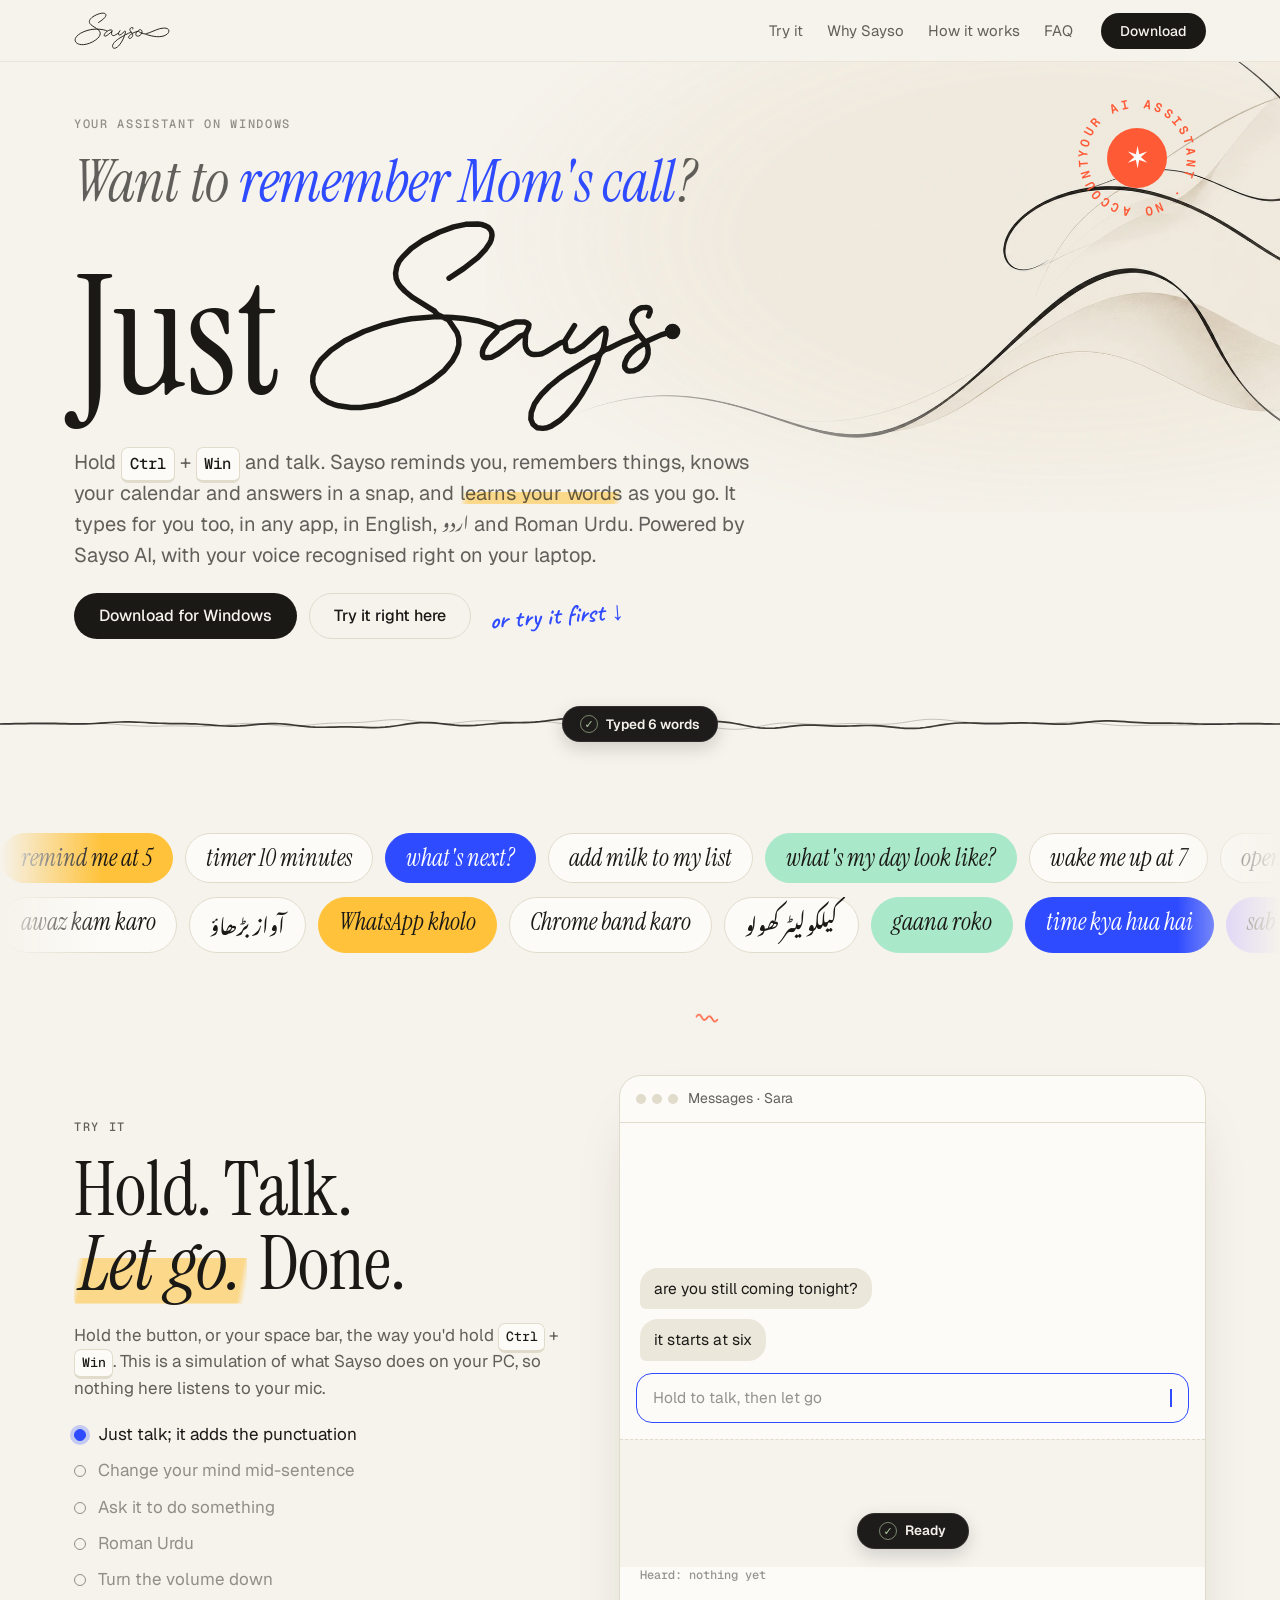
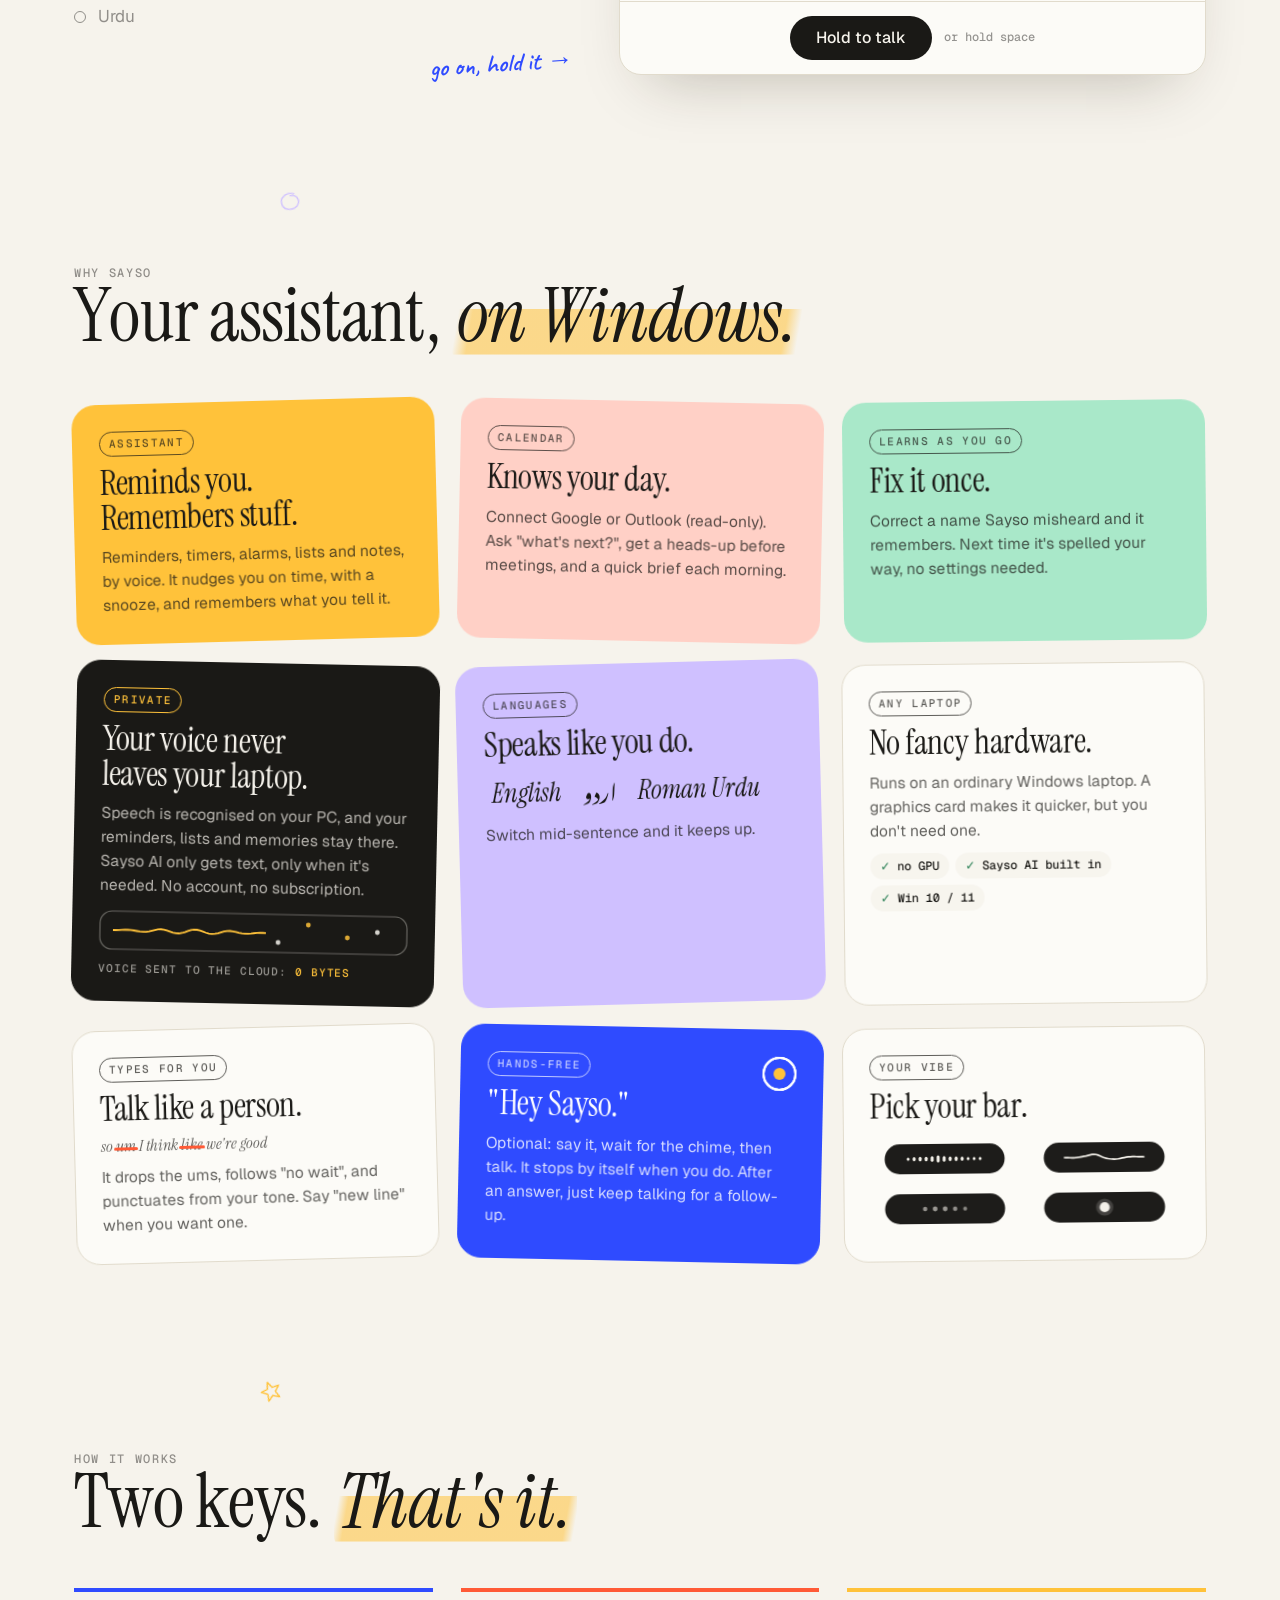
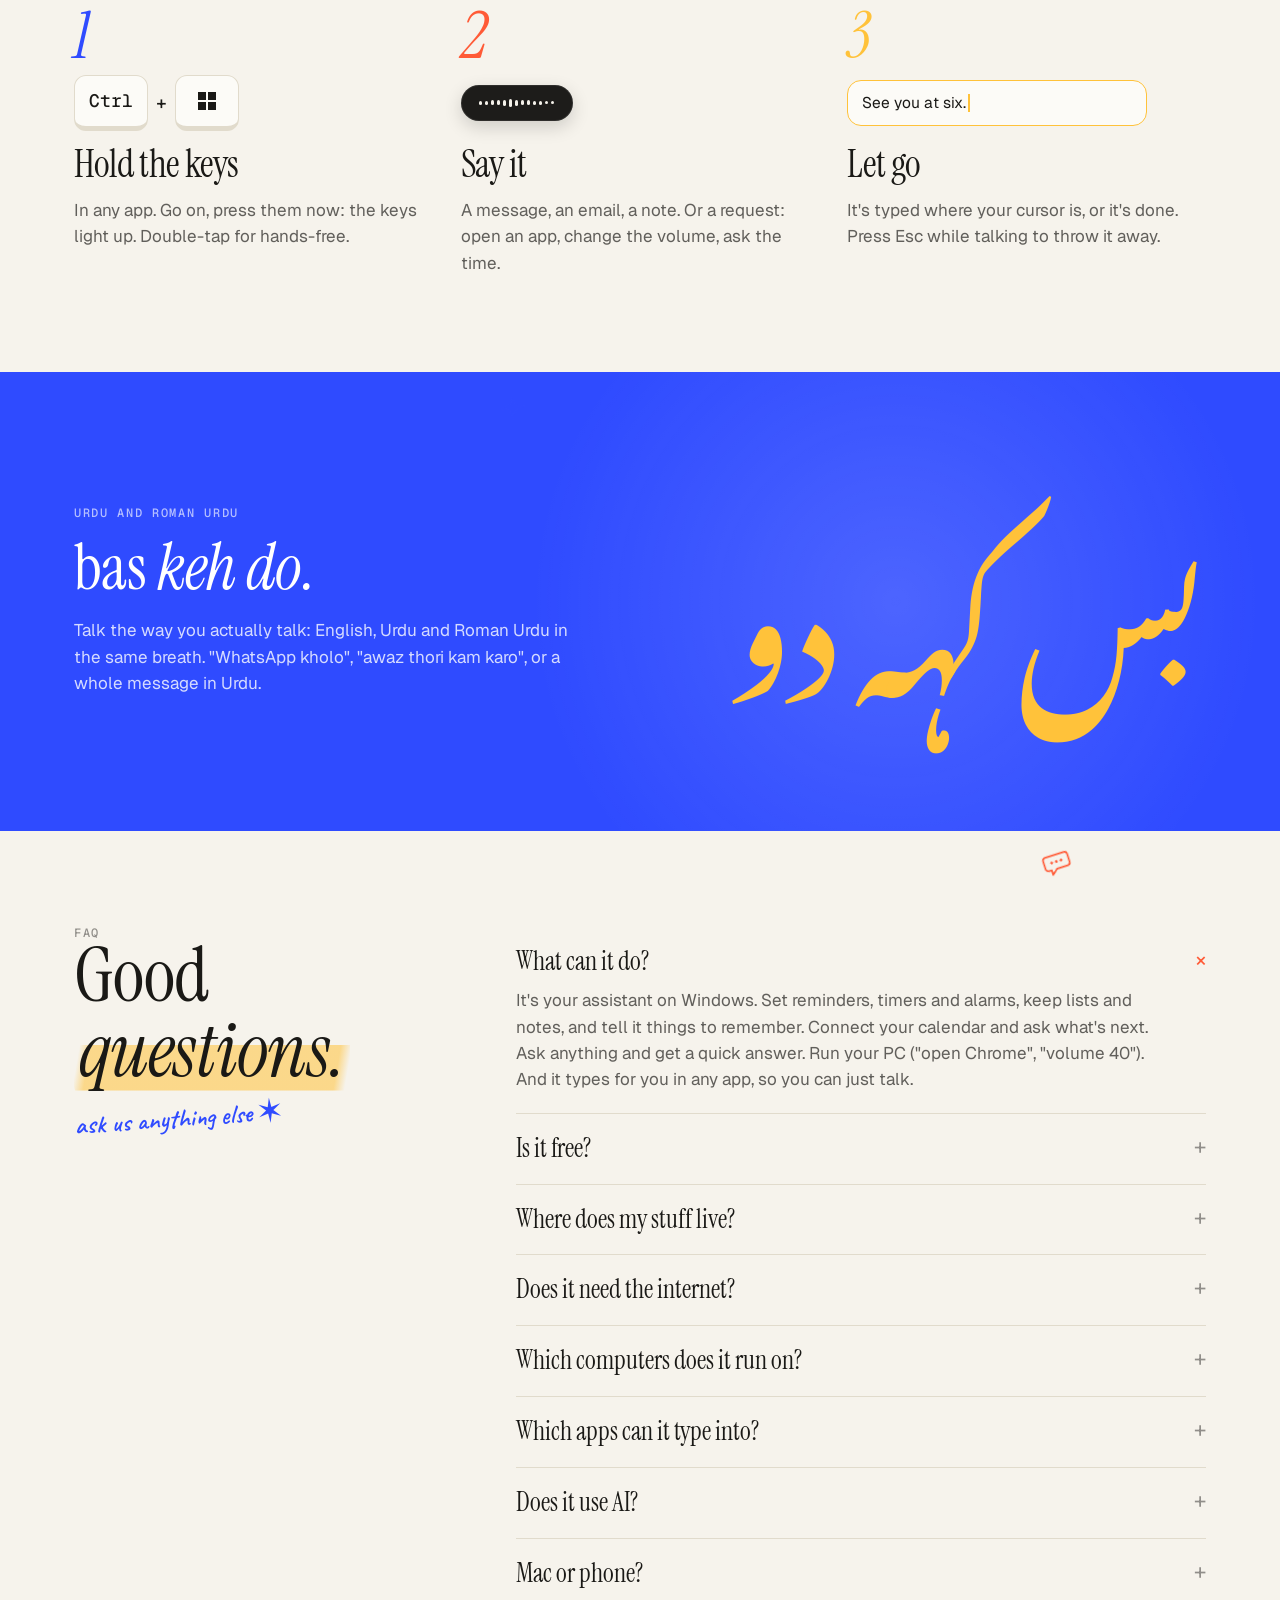
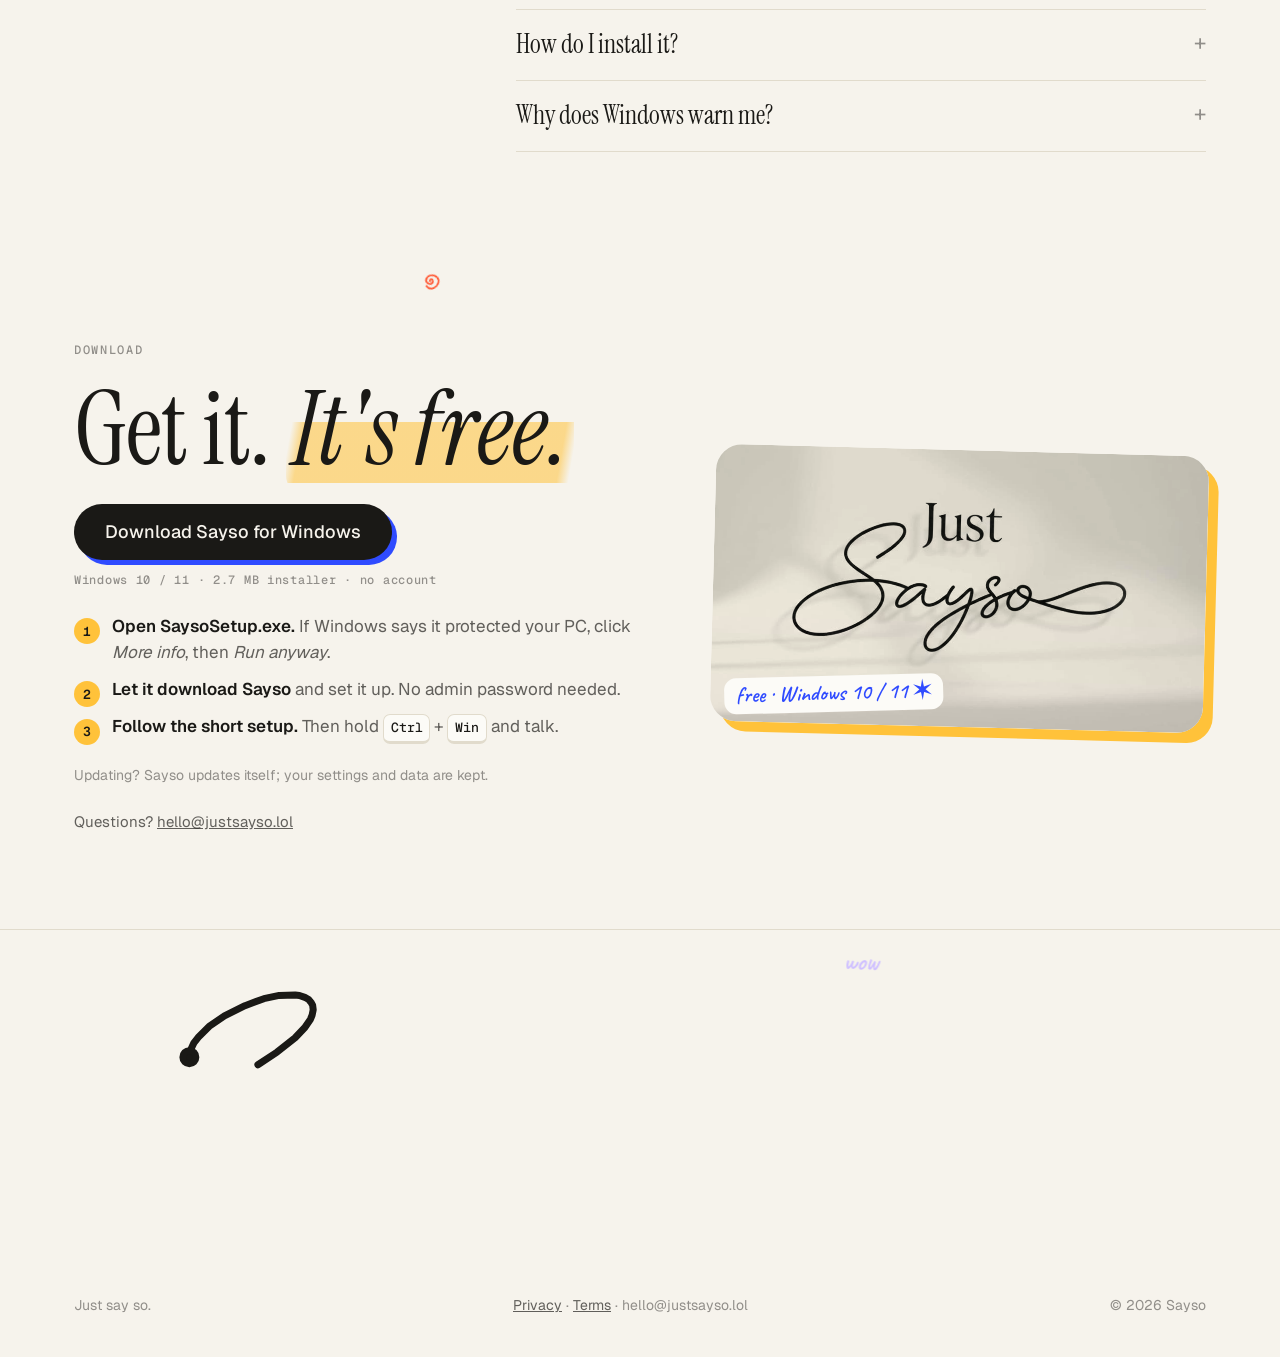
<file: index.html>
<!doctype html>
<html lang="en">
<head>
<meta charset="utf-8">
<meta name="viewport" content="width=device-width, initial-scale=1, viewport-fit=cover">
<meta name="description" content="Sayso: your free AI assistant for Windows. Talk, and it reminds you, knows your calendar, answers and types for you, in English, Urdu and Roman Urdu.">
<meta property="og:title" content="Sayso: just say so">
<meta property="og:description" content="Talk instead of typing, anywhere on your PC.">
<meta property="og:image" content="https://justsayso.lol/assets/icon-512.png">
<link rel="icon" type="image/png" sizes="32x32" href="assets/favicon-32.png">
<link rel="apple-touch-icon" href="assets/apple-touch-icon.png">
<title>Sayso</title>
<meta name="claude:viewport-fit-sides" content="cover">
<link rel="preconnect" href="https://fonts.googleapis.com">
<link rel="preconnect" href="https://fonts.gstatic.com" crossorigin>
<link rel="stylesheet" href="https://fonts.googleapis.com/css2?family=Instrument+Serif:ital@0;1&family=Geist:wght@400;500;600&family=Geist+Mono:wght@500&family=Noto+Nastaliq+Urdu:wght@500&family=Caveat:wght@500;600&display=swap">
<style>
/* Layout: one left-aligned editorial column; a full-bleed hero with a live voice line; marquees break the grid. */
:root {
  --paper: #F6F3EC;
  --ink: #1A1916;
  --ink-2: rgba(26, 25, 22, .68);
  --ink-3: rgba(26, 25, 22, .46);
  --sand: #ECE7DB;
  --line: #E1DBCC;
  --card: #FCFBF7;
  --pill: #1D1C1A;
  --pill-ink: #F4F1EA;
  --ok: #B7CEA4;
  --marigold: #FFC23A;               /* the highlighter */
  --hl: rgba(255, 194, 58, .55);
  --cobalt: #2F4BFF;                 /* the pen: notes, doodles, your messages */
  --tomato: #FF5A36;                 /* stamps and the odd shout */
  --lilac: #CFC0FF;
  --mint: #A9E8C9;
  --blush: #FFD0C6;
  --on-pop: #FFFFFF;                 /* text on cobalt / tomato */
  --on-pastel: #1A1916;              /* text on marigold / lilac / mint / blush, in both themes */
  --banner-filter: none;
  --banner-blend: multiply;          /* the banner's paper disappears into the page; only its ink lines stay */
  --display: "Instrument Serif", "Sitka Display", Georgia, serif;
  --body: "Geist", "Segoe UI Variable Text", "Segoe UI", system-ui, sans-serif;
  --mono: "Geist Mono", ui-monospace, Consolas, monospace;
  --urdu: "Noto Nastaliq Urdu", "Segoe UI", serif;
  --hand: "Caveat", "Segoe Print", cursive;
  --wrap: 1180px;
}
/* One look, on purpose: light paper in every theme. */
:root, :root[data-theme="dark"] { color-scheme: light; }

* { box-sizing: border-box; }
html { scroll-behavior: smooth; }
body {
  margin: 0; background: var(--paper); color: var(--ink);
  font: 400 17px/1.55 var(--body); -webkit-font-smoothing: antialiased; overflow-x: hidden;
}
.wrap {
  max-width: var(--wrap); margin-inline: auto;
  padding-left: max(24px, env(safe-area-inset-left, 0px)); padding-right: max(24px, env(safe-area-inset-right, 0px));
}
h1, h2, h3 { font-family: var(--display); font-weight: 400; letter-spacing: -.01em; text-wrap: balance; margin: 0; }
h2 { font-size: clamp(40px, 6vw, 76px); line-height: .98; }
em { font-style: italic; }
p { margin: 0; }
a { color: inherit; }
.eyebrow { font: 500 12px/1 var(--mono); letter-spacing: .14em; text-transform: uppercase; color: var(--ink-3); }
::selection { background: var(--marigold); color: var(--on-pastel); }
.hl {
  background: linear-gradient(100deg, transparent 2%, var(--hl) 6%, var(--hl) 94%, transparent 98%) no-repeat 0 82% / 100% 46%;
  animation: marker .9s .6s cubic-bezier(.6, 0, .2, 1) backwards;   /* drawn in, but there at rest */ padding-inline: .06em; border-radius: .2em;
}
@keyframes marker { from { background-size: 0% 46%; } }
.note-hand { font: 600 26px/1 var(--hand); color: var(--cobalt); transform: rotate(-4deg); display: inline-block; }
.signature { display: block; width: 100%; height: auto; overflow: visible; }
.signature .nib { fill: currentColor; opacity: 0; }
kbd {
  font: 500 .78em/1 var(--mono); padding: .32em .5em .38em; border-radius: 7px; background: var(--card);
  border: 1px solid var(--line); border-bottom-width: 3px; color: var(--ink); white-space: nowrap;
}

/* Buttons */
.btn {
  display: inline-flex; align-items: center; gap: .5em; padding: 14px 24px; border-radius: 999px;
  font: 500 16px/1 var(--body); text-decoration: none; border: 1px solid transparent; cursor: pointer;
  transition: transform .2s cubic-bezier(.2, .8, .2, 1.4), background .2s, border-color .2s;
}
.btn:hover { transform: translate(-2px, -2px) rotate(-1deg); box-shadow: 4px 4px 0 var(--marigold); }
.btn:active { transform: translateY(1px) scale(.98); }
.btn-ink { background: var(--ink); color: var(--paper); }
.btn-ghost { border-color: var(--line); color: var(--ink); background: transparent; }
.btn-ghost:hover { border-color: var(--ink-3); }
:focus-visible { outline: 2px solid var(--ink); outline-offset: 3px; border-radius: 8px; }

/* Nav */
.nav {
  position: sticky; top: env(safe-area-inset-top, 0px); z-index: 20;
  background: color-mix(in srgb, var(--paper) 82%, transparent); backdrop-filter: blur(12px);
  border-bottom: 1px solid color-mix(in srgb, var(--line) 60%, transparent);
}
body::before { content: ""; position: fixed; inset: 0 0 auto; height: env(safe-area-inset-top, 0px); z-index: 21; background: var(--paper); }
.nav .wrap { display: flex; align-items: center; gap: 28px; padding-block: 12px; }
.brand { width: 96px; color: var(--ink); display: block; }
.nav nav { display: flex; gap: 24px; margin-left: auto; font-size: 15px; }
.nav nav a { text-decoration: none; color: var(--ink-2); }
.nav nav a:hover { color: var(--ink); }
.nav .btn { padding: 10px 18px; font-size: 14px; }

/* Hero */
.hero { position: relative; overflow: hidden; padding-block: 56px 0; }
.hero-banner {
  position: absolute; right: -6%; top: -40px; width: 68%; max-width: none; pointer-events: none; opacity: .95;
  filter: var(--banner-filter); mix-blend-mode: var(--banner-blend);
  -webkit-mask-image: radial-gradient(ellipse 70% 62% at 66% 44%, #000 52%, transparent 100%);
  mask-image: radial-gradient(ellipse 70% 62% at 66% 44%, #000 52%, transparent 100%);
  transform: translate3d(calc(var(--mx, 0) * -14px), calc(var(--my, 0) * -10px), 0);
  transition: transform .4s ease-out;
}
.hero-inner { position: relative; display: grid; gap: 22px; }
.hero-title { display: grid; gap: 4px; }
.want { font-size: clamp(30px, 4.6vw, 58px); line-height: 1.05; font-style: italic; color: var(--ink-2); display: block; }
.rotor { position: relative; display: inline-grid; color: var(--ink); vertical-align: bottom; }
.rotor span[data-c="cobalt"] { color: var(--cobalt); }
.rotor span[data-c="tomato"] { color: var(--tomato); }
.rotor span[data-c="marigold"] { background: linear-gradient(transparent 58%, var(--hl) 58%, var(--hl) 92%, transparent 92%); }
.rotor span { grid-area: 1 / 1; white-space: nowrap; transition: transform .45s cubic-bezier(.2, .8, .2, 1), opacity .35s, filter .35s; }
.rotor span.out { transform: translateY(-.55em); opacity: 0; filter: blur(6px); }
.rotor span.in { transform: translateY(.55em); opacity: 0; filter: blur(6px); }
.just-line { display: flex; align-items: flex-end; gap: clamp(10px, 2vw, 26px); font-size: clamp(76px, 13vw, 168px); line-height: .9; }
.just-line .just { transform: translateY(-.08em); }
.just-line .sig { width: clamp(200px, 44vw, 560px); margin-bottom: -.06em; cursor: pointer; }
.stamp {
  position: absolute; right: max(24px, 6vw); top: 30px; width: 132px; height: 132px; color: var(--tomato);
  animation: spin 22s linear infinite; z-index: 1;
}
.stamp text { font: 600 12.5px/1 var(--mono); letter-spacing: .2em; fill: currentColor; text-transform: uppercase; }
.stamp .core { fill: var(--tomato); }
.stamp .core-ink { fill: var(--on-pop); font: 400 30px/1 var(--display); letter-spacing: 0; text-transform: none; }
@keyframes spin { to { transform: rotate(360deg); } }
.cta-row .note-hand { margin-left: 6px; }
.lede { max-width: 34em; font-size: clamp(17px, 1.6vw, 20px); color: var(--ink-2); }
.lede .ur { font-family: var(--urdu); font-size: .92em; line-height: 1; }
.cta-row { display: flex; flex-wrap: wrap; gap: 12px; align-items: center; }
.cta-meta { font: 500 12px/1.4 var(--mono); color: var(--ink-3); letter-spacing: .06em; }

.voice { position: relative; height: 150px; margin-top: 10px; }
.voice canvas { position: absolute; inset: 0; width: 100%; height: 100%; }
.pill {
  position: absolute; left: 50%; top: 50%; transform: translate(-50%, -50%); height: 36px; min-width: 112px;
  padding: 0 18px; border-radius: 999px; background: var(--pill); color: var(--pill-ink);
  display: flex; align-items: center; justify-content: center; gap: 10px;
  box-shadow: 0 6px 18px rgba(0, 0, 0, .16), inset 0 0 0 1px rgba(255, 255, 255, .08);
  transition: width .35s cubic-bezier(.2, .9, .3, 1.2), min-width .35s cubic-bezier(.2, .9, .3, 1.2);
  font: 600 13.5px/1 var(--body); white-space: nowrap;
}
.bars { display: flex; align-items: center; gap: 3px; height: 22px; }
.bars i { width: 3px; height: 3px; border-radius: 2px; background: currentColor; display: block; }
.pill .chip { display: none; align-items: center; gap: 8px; }
.pill.result .bars { display: none; }
.pill.result .chip { display: flex; }
.tick { width: 18px; height: 18px; border-radius: 50%; border: 1px solid color-mix(in srgb, var(--ok) 60%, transparent); display: grid; place-items: center; color: var(--ok); font-size: 11px; }

/* Things you can say */
.say { padding-block: 34px 26px; display: grid; gap: 14px; overflow: hidden; }
.marquee { display: flex; overflow: hidden; -webkit-mask-image: linear-gradient(90deg, transparent, #000 8%, #000 92%, transparent); mask-image: linear-gradient(90deg, transparent, #000 8%, #000 92%, transparent); }
.track { display: flex; gap: 12px; padding-right: 12px; flex-shrink: 0; animation: slide 46s linear infinite; }
.marquee.reverse .track { animation-direction: reverse; animation-duration: 52s; }
.marquee:hover .track { animation-play-state: paused; }
@keyframes slide { to { transform: translateX(-100%); } }
.phrase {
  flex-shrink: 0; padding: 12px 20px; border-radius: 999px; background: var(--card); border: 1px solid var(--line);
  font: italic 400 24px/1 var(--display); white-space: nowrap; transition: transform .25s cubic-bezier(.2, .8, .2, 1.6);
}
.phrase:hover { transform: rotate(-3deg) scale(1.06); }
.phrase.inv { background: var(--ink); color: var(--paper); border-color: var(--ink); }
.phrase.c1 { background: var(--cobalt); color: var(--on-pop); border-color: var(--cobalt); }
.phrase.c2 { background: var(--marigold); color: var(--on-pastel); border-color: var(--marigold); }
.phrase.c3 { background: var(--lilac); color: var(--on-pastel); border-color: var(--lilac); }
.phrase.c4 { background: var(--tomato); color: var(--on-pop); border-color: var(--tomato); }
.phrase.c5 { background: var(--mint); color: var(--on-pastel); border-color: var(--mint); }
.phrase.ur { font: 500 21px/1.9 var(--urdu); padding-block: 4px 10px; font-style: normal; }

/* Try it */
.section { padding-block: 96px; }
.try { display: grid; grid-template-columns: minmax(0, 5fr) minmax(0, 6fr); gap: 56px; align-items: center; }
.try-copy { display: grid; gap: 20px; position: relative; }
.try-note { position: absolute; right: -10px; bottom: -48px; }
.try-copy p { color: var(--ink-2); max-width: 30em; }
.steps { list-style: none; padding: 0; margin: 0; display: grid; gap: 10px; }
.steps li { display: flex; gap: 12px; align-items: baseline; color: var(--ink-3); transition: color .3s; }
.steps li::before { content: ""; flex: none; width: 10px; height: 10px; border-radius: 50%; border: 1.5px solid currentColor; transform: translateY(1px); }
.steps li.now { color: var(--ink); }
.steps li.done { color: var(--ink-2); }
.steps li.done::before { background: var(--mint); border-color: var(--mint); }
.steps li.now::before { border-color: var(--cobalt); background: var(--cobalt); box-shadow: 0 0 0 4px color-mix(in srgb, var(--cobalt) 25%, transparent); }

.device { border-radius: 22px; background: var(--card); border: 1px solid var(--line); box-shadow: 0 30px 60px -30px rgba(40, 30, 10, .28); overflow: hidden; display: grid; }
.device-bar { display: flex; align-items: center; gap: 10px; padding: 12px 16px; border-bottom: 1px solid var(--line); font-size: 14px; color: var(--ink-2); }
.dots { display: flex; gap: 6px; }
.dots i { width: 10px; height: 10px; border-radius: 50%; background: var(--line); display: block; }
.chat { display: flex; flex-direction: column; gap: 10px; padding: 22px 20px 12px; min-height: 250px; justify-content: flex-end; }
.bubble { max-width: 78%; padding: 10px 14px; border-radius: 18px; font-size: 15.5px; line-height: 1.4; animation: pop .35s cubic-bezier(.2, .9, .3, 1.3); overflow-wrap: anywhere; }
.bubble.them { background: var(--sand); align-self: flex-start; border-bottom-left-radius: 6px; }
.bubble.me { background: var(--cobalt); color: var(--on-pop); align-self: flex-end; border-bottom-right-radius: 6px; }
.bubble.urdu { font-family: var(--urdu); line-height: 2; direction: rtl; }
@keyframes pop { from { transform: translateY(8px) scale(.96); opacity: 0; } }
.compose { display: flex; gap: 10px; align-items: center; margin: 0 16px 16px; padding: 12px 16px; border-radius: 16px; border: 1.5px solid var(--cobalt); min-height: 50px; font-size: 15.5px; }
.compose .text { flex: 1; min-width: 0; overflow-wrap: anywhere; }
.compose .text:empty::before { content: "Hold to talk, then let go"; color: var(--ink-3); }
.compose .text.urdu { font-family: var(--urdu); direction: rtl; line-height: 2; }
.caret { width: 2px; height: 1.2em; background: var(--cobalt); animation: blink 1s steps(1) infinite; }
@keyframes blink { 50% { opacity: 0; } }
.stage { position: relative; height: 128px; border-top: 1px dashed var(--line); background: color-mix(in srgb, var(--sand) 40%, transparent); }
.heard { position: absolute; left: 0; right: 0; top: 16px; text-align: center; font: italic 400 20px/1.2 var(--display); color: var(--ink-2); padding-inline: 16px; min-height: 1.2em; }
.heard .w { display: inline-block; animation: word .25s ease-out both; }
@keyframes word { from { transform: translateY(6px); opacity: 0; filter: blur(3px); } }
.stage .pill { top: auto; bottom: 18px; transform: translateX(-50%); }
.toast { position: absolute; right: 16px; top: 64px; display: flex; gap: 10px; align-items: center; padding: 10px 14px; border-radius: 14px; background: var(--card); border: 1px solid var(--line); font-size: 14px; box-shadow: 0 12px 24px -12px rgba(0, 0, 0, .25); animation: pop .35s cubic-bezier(.2, .9, .3, 1.3); }
.toast b { width: 30px; height: 30px; border-radius: 9px; background: var(--tomato); color: var(--on-pop); display: grid; place-items: center; font-size: 15px; }
.talk { display: flex; align-items: center; justify-content: center; gap: 12px; padding: 14px; border-top: 1px solid var(--line); }
.talk button {
  display: inline-flex; align-items: center; gap: 10px; padding: 14px 26px; border-radius: 999px; border: 0; cursor: pointer;
  background: var(--ink); color: var(--paper); font: 500 16px/1 var(--body); user-select: none; -webkit-user-select: none; touch-action: none;
  transition: transform .15s;
}
.talk button.held { transform: scale(.96); box-shadow: 0 0 0 6px color-mix(in srgb, var(--ink) 14%, transparent); }
.talk .hint { font: 500 12px/1.3 var(--mono); color: var(--ink-3); }
.raw { font: 500 12px/1.4 var(--mono); color: var(--ink-3); padding: 0 20px 14px; min-height: 2.8em; }

/* Stickers */
.features h2 { max-width: 12em; }
.stickers { display: grid; grid-template-columns: repeat(3, minmax(0, 1fr)); gap: 22px; margin-top: 48px; }
.sticker {
  --r: -1.5deg; padding: 26px; border-radius: 24px; background: var(--card); border: 1px solid var(--line);
  transform: rotate(var(--r)); transition: transform .35s cubic-bezier(.2, .8, .2, 1.4), box-shadow .35s;
  display: grid; gap: 10px; align-content: start; min-width: 0;
}
.sticker:nth-child(2n) { --r: 1.2deg; }
.sticker:nth-child(3n) { --r: -.6deg; }
.sticker:hover { transform: rotate(0) translateY(-6px); box-shadow: 0 24px 40px -24px rgba(40, 30, 10, .35); }
.sticker h3 { font-size: 34px; line-height: 1.02; }
.sticker p { color: var(--ink-2); font-size: 15.5px; }
.sticker.ink { background: var(--ink); color: var(--paper); border-color: var(--ink); }
.sticker.ink .tag { color: var(--marigold); opacity: 1; }
.sticker.pop { background: var(--cobalt); color: var(--on-pop); border-color: var(--cobalt); }
.sticker.pop p { color: color-mix(in srgb, var(--on-pop) 80%, transparent); }
.sticker.lilac, .sticker.mint, .sticker.marigold, .sticker.blush { color: var(--on-pastel); border-color: transparent; }
.sticker.lilac { background: var(--lilac); } .sticker.mint { background: var(--mint); }
.sticker.marigold { background: var(--marigold); } .sticker.blush { background: var(--blush); }
.sticker.lilac p, .sticker.mint p, .sticker.marigold p, .sticker.blush p { color: rgba(26, 25, 22, .72); }
.sticker.ink p { color: color-mix(in srgb, var(--paper) 72%, transparent); }
.tag { justify-self: start; font: 500 11px/1 var(--mono); letter-spacing: .12em; text-transform: uppercase; padding: 6px 9px; border-radius: 999px; border: 1px solid currentColor; opacity: .7; }
.langs { display: flex; flex-wrap: wrap; gap: 8px; font-family: var(--display); font-size: 26px; font-style: italic; }
.langs .ur { font: 500 22px/1.6 var(--urdu); font-style: normal; }
.minis { display: grid; grid-template-columns: repeat(2, minmax(0, 1fr)); gap: 10px; margin-top: 4px; }
.minis canvas { width: 100%; height: 40px; display: block; }

/* How */
.how { display: grid; grid-template-columns: repeat(3, minmax(0, 1fr)); gap: 28px; margin-top: 48px; }
.how-step { display: grid; gap: 14px; align-content: start; border-top: 4px solid var(--c, var(--ink)); padding-top: 18px; }
.how-step:nth-child(1) { --c: var(--cobalt); } .how-step:nth-child(2) { --c: var(--tomato); } .how-step:nth-child(3) { --c: var(--marigold); }
.how-step .n { font: 400 64px/.8 var(--display); font-style: italic; color: var(--c); }
.how-step h3 { font-size: 38px; line-height: 1; }
.how-step p { color: var(--ink-2); }
.keys { display: flex; gap: 8px; align-items: center; font: 500 18px/1 var(--mono); }
.key {
  min-width: 64px; height: 56px; padding: 0 14px; border-radius: 12px; display: grid; place-items: center;
  background: var(--card); border: 1px solid var(--line); border-bottom-width: 5px;
  transition: transform .12s, border-bottom-width .12s, background .12s;
}
.key.down { transform: translateY(4px); border-bottom-width: 1px; background: var(--cobalt); color: var(--on-pop); border-color: var(--cobalt); }
#keyWin.down { background: var(--tomato); border-color: var(--tomato); }
.key svg { width: 20px; height: 20px; }

/* Urdu */
.urdu-band { background: var(--cobalt); color: var(--on-pop); overflow: hidden; position: relative; }
.urdu-band .wrap { padding-block: 96px; display: grid; grid-template-columns: minmax(0, 1fr) minmax(0, 1fr); gap: 40px; align-items: center; }
.urdu-big { font: 500 clamp(64px, 11vw, 150px)/1.9 var(--urdu); direction: rtl; text-align: right; color: var(--marigold); }
.urdu-copy { display: grid; gap: 18px; }
.urdu-copy h2 { font-size: clamp(36px, 5vw, 64px); }
.urdu-copy p { color: color-mix(in srgb, var(--on-pop) 80%, transparent); max-width: 30em; }
.urdu-copy .eyebrow { color: color-mix(in srgb, var(--on-pop) 65%, transparent); }

/* FAQ */
.faq { display: grid; grid-template-columns: minmax(0, 4fr) minmax(0, 7fr); gap: 48px; }
details { border-bottom: 1px solid var(--line); padding-block: 20px; }
summary { list-style: none; cursor: pointer; display: flex; justify-content: space-between; gap: 16px; font: 400 26px/1.15 var(--display); }
summary::-webkit-details-marker { display: none; }
summary::after { content: "+"; font-family: var(--body); font-size: 22px; transition: transform .25s; color: var(--ink-3); }
details[open] summary::after { transform: rotate(45deg); color: var(--tomato); }
details p { color: var(--ink-2); margin-top: 10px; max-width: 38em; }

/* Early access + footer */
.early { display: grid; grid-template-columns: minmax(0, 6fr) minmax(0, 5fr); gap: 48px; align-items: center; }
.early-copy { display: grid; gap: 24px; min-width: 0; }
.film { position: relative; border-radius: 26px; overflow: hidden; transform: rotate(1.5deg); box-shadow: 10px 10px 0 var(--marigold); }
.film video { display: block; width: 100%; height: auto; aspect-ratio: 16 / 9; object-fit: cover; filter: sepia(.18) saturate(1.1); }
.film .label { position: absolute; left: 14px; bottom: 12px; font: 600 22px/1 var(--hand); color: var(--cobalt); background: var(--card); padding: 6px 12px 8px; border-radius: 12px; transform: rotate(-3deg); }
.early h2 { font-size: clamp(48px, 8vw, 104px); }
.dl { display: flex; flex-wrap: wrap; gap: 12px 18px; align-items: center; }
.btn-big { padding: 18px 30px; font-size: 18px; box-shadow: 5px 5px 0 var(--cobalt); }
.btn-big:hover { box-shadow: 7px 7px 0 var(--tomato); }
.install { margin: 0; padding: 0; list-style: none; counter-reset: s; display: grid; gap: 10px; max-width: 34em; color: var(--ink-2); }
.install li { counter-increment: s; display: flex; gap: 12px; align-items: baseline; }
.install li::before { content: counter(s); flex: none; width: 26px; height: 26px; border-radius: 50%; display: grid; place-items: center; font: 600 13px/1 var(--mono); background: var(--marigold); color: var(--on-pastel); transform: translateY(4px); }
.install b { color: var(--ink); font-weight: 600; }
.note { font-size: 15px; color: var(--ink-2); min-height: 1.5em; }
.update-note { margin: 0; font-size: 14px; color: var(--ink-3); max-width: 34em; }
footer { border-top: 1px solid var(--line); }
footer .wrap { padding-block: 56px 40px; display: grid; gap: 28px; }
.foot-sig { width: min(720px, 100%); color: var(--ink); cursor: pointer; }
.foot-row a { color: var(--ink-2); }
.foot-row { display: flex; flex-wrap: wrap; gap: 12px 28px; justify-content: space-between; font-size: 14px; color: var(--ink-3); }

/* Margins: a pen line that draws itself as you scroll, doodles that drift and dodge, notes on the line */
.margin { position: absolute; left: 0; top: 0; width: 100%; height: 0; pointer-events: none; z-index: 5; overflow: hidden; }
.thread { position: absolute; left: 0; top: 0; overflow: visible; }
.thread path { fill: none; stroke-linecap: round; stroke-linejoin: round; }
.thread .wash { stroke: var(--marigold); stroke-width: 13; opacity: .42; }
.thread .ink { stroke: var(--ink); stroke-width: 2.2; }
.thread .nib { fill: var(--tomato); }
.doodle { position: absolute; left: 0; top: 0; width: var(--s); height: var(--s); color: var(--c); will-change: transform; }
.doodle svg { width: 100%; height: 100%; overflow: visible; fill: none; stroke: currentColor; stroke-width: 2.4; stroke-linecap: round; stroke-linejoin: round; }
.doodle .f { fill: currentColor; stroke: none; }
.doodle.word { width: auto; height: auto; font: 600 26px/1 var(--hand); white-space: nowrap; }
.mnote {
  position: absolute; left: 0; top: 0; max-width: 150px; padding: 6px 11px 8px; border-radius: 10px; background: var(--card);
  border: 1px solid var(--line); box-shadow: 3px 3px 0 var(--c); font: 600 21px/1.05 var(--hand); color: var(--cobalt);
  transform: translate(-50%, -50%) rotate(var(--r)); opacity: 0; scale: .5;
  transition: opacity .3s, scale .5s cubic-bezier(.2, .9, .3, 1.6);
}
.mnote.on { opacity: 1; scale: 1; }

/* Things arriving as you scroll */
.wait { opacity: 0; translate: 0 40px; scale: .94; }
.go {
  transition: opacity .6s var(--d, 0s), translate .8s cubic-bezier(.2, .9, .3, 1.25) var(--d, 0s), scale .8s cubic-bezier(.2, .9, .3, 1.25) var(--d, 0s),
    transform .35s cubic-bezier(.2, .8, .2, 1.4), box-shadow .35s;
}
.wd { display: inline-block; white-space: nowrap; }
.ch { display: inline-block; transition: translate .35s cubic-bezier(.2, .9, .3, 2.2), rotate .35s cubic-bezier(.2, .9, .3, 2.2), color .2s; }
.ch:hover { translate: 0 -.16em; rotate: -9deg; color: var(--tomato); }
.urdu-band .ch:hover { color: var(--marigold); }
.split.wait { opacity: 1; translate: none; scale: none; }
.split.wait .ch { opacity: 0; translate: 0 .55em; rotate: 10deg; }
.split.go .ch { transition: opacity .45s calc(var(--i) * 24ms), translate .7s cubic-bezier(.2, .9, .3, 1.5) calc(var(--i) * 24ms), rotate .7s calc(var(--i) * 24ms); }

/* Say something anywhere: click the paper */
.spoken {
  position: fixed; left: 0; top: 0; z-index: 30; pointer-events: none; padding: 8px 15px 10px; border-radius: 999px; white-space: nowrap;
  font: italic 400 24px/1 var(--display); background: var(--bg); color: var(--fg); box-shadow: 0 10px 22px -12px rgba(0, 0, 0, .35);
  animation: spoken 1.6s cubic-bezier(.2, .7, .3, 1) forwards;
}
.spoken.ur { font: 500 21px/1.7 var(--urdu); padding-block: 2px 8px; }
.spoken.result { font: 600 14px/1 var(--body); display: flex; align-items: center; gap: 9px; padding: 10px 16px; }
@keyframes spoken {
  0% { transform: translate(-50%, -50%) scale(.3); opacity: 0; }
  14% { transform: translate(-50%, -95%) scale(1.08) rotate(var(--r)); opacity: 1; }
  72% { opacity: 1; }
  100% { transform: translate(-50%, -260%) scale(.94) rotate(calc(var(--r) * -1)); opacity: 0; }
}
.burst { position: fixed; z-index: 29; pointer-events: none; width: 0; height: 0; }
.burst i { position: absolute; left: -2px; top: -5px; width: 4px; height: 10px; border-radius: 2px; background: var(--bg); animation: burst .55s ease-out forwards; }
@keyframes burst {
  from { transform: rotate(var(--a)) translateY(-10px) scaleY(1); opacity: 1; }
  to { transform: rotate(var(--a)) translateY(-34px) scaleY(.2); opacity: 0; }
}

/* Live bits on the stickers */
.sticker { position: relative; transform: perspective(900px) rotateX(var(--ty, 0deg)) rotateY(var(--tx, 0deg)) rotate(var(--r)); }
.sticker:hover { transform: perspective(900px) rotateX(var(--ty, 0deg)) rotateY(var(--tx, 0deg)) translateY(-6px); }
.vault { width: 100%; height: 46px; display: block; }
.vault-cap { font: 500 11px/1 var(--mono); letter-spacing: .08em; text-transform: uppercase; color: color-mix(in srgb, var(--paper) 60%, transparent); }
.vault-cap b { color: var(--marigold); font-weight: 500; }
.langs span { padding: 0 .28em; border-radius: .3em; animation: langOn 6s infinite; }
.langs span:nth-child(2) { animation-delay: 2s; } .langs span:nth-child(3) { animation-delay: 4s; }
@keyframes langOn { 0%, 30% { background: var(--ink); color: var(--lilac); } 36%, 100% { background: transparent; color: inherit; } }
.um { font: italic 400 24px/1.2 var(--display); }
.um s { text-decoration: none; position: relative; display: inline-block; animation: umFade 4s infinite; }
.um s::after { content: ""; position: absolute; left: -2px; right: -2px; top: 55%; height: 3px; border-radius: 2px; background: var(--tomato); transform-origin: left; animation: umStrike 4s infinite; }
.um s:nth-of-type(2), .um s:nth-of-type(2)::after { animation-delay: .5s; }
@keyframes umStrike { 0%, 15% { transform: scaleX(0); } 30%, 85% { transform: scaleX(1); } 100% { transform: scaleX(0); } }
@keyframes umFade { 0%, 30% { opacity: 1; } 50%, 85% { opacity: .35; } 100% { opacity: 1; } }
.checks { display: flex; flex-wrap: wrap; gap: 6px; }
.checks span { font: 500 12px/1 var(--mono); padding: 7px 10px; border-radius: 999px; background: color-mix(in srgb, var(--paper) 70%, transparent); animation: check 4.5s infinite backwards; }
.checks span::before { content: "✓ "; color: #1F7A4D; }
.checks span:nth-child(2) { animation-delay: .35s; } .checks span:nth-child(3) { animation-delay: .7s; }
@keyframes check { 0% { transform: scale(.4); opacity: 0; } 10%, 85% { transform: scale(1); opacity: 1; } 100% { transform: scale(1); opacity: 0; } }
.rings { position: absolute; right: 26px; top: 26px; width: 34px; height: 34px; }
.rings::after { content: ""; position: absolute; inset: 11px; border-radius: 50%; background: var(--marigold); }
.rings i { position: absolute; inset: 0; border-radius: 50%; border: 2px solid var(--on-pop); animation: ring 2.4s infinite backwards; }
.rings i:nth-child(2) { animation-delay: .8s; } .rings i:nth-child(3) { animation-delay: 1.6s; }
@keyframes ring { from { transform: scale(.35); opacity: .9; } to { transform: scale(1.9); opacity: 0; } }

/* Live bits in How it works */
.how-vis { height: 56px; display: flex; align-items: center; min-width: 0; }
.how .pill { position: relative; left: auto; top: auto; transform: none; }
.mini-field { display: flex; align-items: center; gap: 2px; height: 46px; width: 100%; max-width: 300px; padding: 0 14px; border-radius: 14px; border: 1.5px solid var(--marigold); background: var(--card); font-size: 15.5px; white-space: nowrap; overflow: hidden; }
.mini-field .caret { background: var(--marigold); flex: none; }
.key.ghost { transition-duration: .2s; }
.talk button.nudge { animation: nudge .8s cubic-bezier(.3, 0, .3, 1); }
@keyframes nudge { 20% { transform: rotate(-4deg) scale(1.05); } 40% { transform: rotate(3deg) scale(1.05); } 60% { transform: rotate(-2deg); } }

/* Urdu band: words drifting up, a light that follows you */
.urdu-band { background: radial-gradient(520px circle at var(--px, 70%) var(--py, 50%), rgba(255, 255, 255, .14), transparent 70%), var(--cobalt); }
.urdu-band .wrap { position: relative; z-index: 1; }
.urdu-big { animation: bob 5s ease-in-out infinite; }
@keyframes bob { 50% { transform: translateY(-10px) rotate(-1.5deg); } }
.drift {
  position: absolute; top: 100%; left: var(--x); pointer-events: none; white-space: nowrap; opacity: 0;
  font: italic 400 var(--fs) / 1 var(--display); color: color-mix(in srgb, var(--on-pop) 24%, transparent);
  animation: drift var(--dur) linear var(--del) infinite;
}
.drift.ur { font: 500 var(--fs) / 1.8 var(--urdu); color: color-mix(in srgb, var(--marigold) 45%, transparent); }
@keyframes drift {
  0% { transform: translateY(0) rotate(0); opacity: 0; }
  12%, 80% { opacity: 1; }
  100% { transform: translateY(calc(-1 * var(--h))) rotate(var(--r)); opacity: 0; }
}

/* Opening: the first screen arrives piece by piece instead of all at once */
@keyframes inRise { from { opacity: 0; translate: 0 30px; filter: blur(8px); } }
@keyframes inBig { from { opacity: 0; translate: 0 60px; scale: .8; } }
@keyframes inDrop { from { opacity: 0; translate: 0 -100%; } }
@keyframes inFade { from { opacity: 0; translate: 60px 0; } }
@keyframes inPop { from { opacity: 0; scale: .2; rotate: -140deg; } }
@keyframes inSlideL { from { opacity: 0; translate: -120px 0; } }
@keyframes inSlideR { from { opacity: 0; translate: 120px 0; } }
@keyframes inLine { from { opacity: 0; scale: .2 1; } }
html.intro .nav { animation: inDrop .7s cubic-bezier(.2, .9, .3, 1) .05s backwards; }
html.intro .hero-banner { animation: inFade 1.6s cubic-bezier(.2, .8, .2, 1) .2s backwards; }
html.intro .hero .eyebrow { animation: inRise .7s cubic-bezier(.2, .9, .3, 1) .25s backwards; }
html.intro .want { animation: inRise .8s cubic-bezier(.2, .9, .3, 1) .45s backwards; }
html.intro .just-line .just { animation: inBig .9s cubic-bezier(.2, .9, .3, 1.3) .7s backwards; }
html.intro .stamp { animation: inPop .9s cubic-bezier(.2, .9, .3, 1.4) 1.5s backwards, spin 22s linear 2.4s infinite; }
html.intro .lede { animation: inRise .8s cubic-bezier(.2, .9, .3, 1) 1.55s backwards; }
html.intro .lede .hl { animation-delay: 2.2s; }
html.intro .cta-row .btn:nth-child(1) { animation: inRise .7s cubic-bezier(.2, .9, .3, 1.4) 1.8s backwards; }
html.intro .cta-row .btn:nth-child(2) { animation: inRise .7s cubic-bezier(.2, .9, .3, 1.4) 1.92s backwards; }
html.intro .cta-row .note-hand { animation: inPop .7s cubic-bezier(.2, .9, .3, 1.4) 2.3s backwards; }
html.intro .voice { animation: inLine 1.1s cubic-bezier(.2, .8, .2, 1) 2s backwards; }
html.intro .say .marquee:nth-child(1) { animation: inSlideR 1s cubic-bezier(.2, .9, .3, 1) 2.3s backwards; }
html.intro .say .marquee:nth-child(2) { animation: inSlideL 1s cubic-bezier(.2, .9, .3, 1) 2.45s backwards; }
html.intro .margin { animation: inFade 1s ease-out 2.6s backwards; }

/* Phone */
@media (max-width: 860px) {
  .nav nav { display: none; }
  .nav .btn { margin-left: auto; }
  .try, .faq, .urdu-band .wrap, .early { grid-template-columns: minmax(0, 1fr); }
  /* The hero is one screen: its content on top, the voice line at the bottom, nothing layered on text. */
  .hero { min-height: calc(100svh - 58px); display: flex; flex-direction: column; padding-top: 36px; }
  .hero .wrap { order: 1; width: 100%; }
  .hero-banner { display: none; }
  .stamp { order: 2; position: relative; inset: auto; align-self: flex-end; width: 84px; height: 84px; margin: 18px 20px 0 0; flex: none; }
  .voice { order: 3; margin-top: auto; flex: none; }
  .eyebrow { line-height: 1.5; }
  .drift { display: none; }
  .try-note { position: static; }
  .try-note .arr { display: inline-block; transform: rotate(90deg); }     /* the demo is below on a phone */
  .stickers, .how { grid-template-columns: minmax(0, 1fr); }
  .section { padding-block: 72px; }
  .hero-banner { width: 120%; right: -40%; opacity: .5; }
  .urdu-big { text-align: left; }
}
@media (max-width: 480px) {
  .just-line { font-size: 60px; gap: 8px; }
  .just-line .sig { width: 60vw; }
  .eyebrow { letter-spacing: .1em; }
  .nav .btn { padding: 9px 14px; font-size: 13px; }
  .brand { width: 80px; }
}
@media (prefers-reduced-motion: reduce) {
  *, *::before, *::after { animation: none !important; transition: none !important; scroll-behavior: auto !important; }
}
</style>
</head>
<body>
<script>
// The opening plays when the page is actually on screen (a background tab waits), and never hides
// anything for good: if the animations stall, everything is shown.
(() => {
  if (matchMedia("(prefers-reduced-motion: reduce)").matches) return;
  const root = document.documentElement;
  const play = () => {
    root.classList.add("intro");
    setTimeout(() => {
      const lede = document.querySelector(".lede");
      if (lede && getComputedStyle(lede).opacity === "0") root.classList.remove("intro");
    }, 5000);
  };
  if (document.visibilityState === "visible") play();
  else document.addEventListener("visibilitychange", function once() {
    if (document.visibilityState !== "visible") return;
    document.removeEventListener("visibilitychange", once);
    play();
  });
})();
</script>
<header class="nav">
  <div class="wrap">
    <a class="brand" href="#top" aria-label="Sayso"><svg class="signature" viewBox="-2 -2 267.0 104.0" fill="none" stroke="currentColor" stroke-width="2.60" stroke-linecap="round" stroke-linejoin="round" aria-hidden="true"><path d="M66.2 27.2 L73.3 22.5 L80.0 17.2 L83.6 13.4 L85.7 10.3 L86.3 8.8 L86.7 6.8 L86.5 5.2 L86.0 4.2 L85.0 3.0 L83.6 2.2 L81.6 1.5 L80.0 1.3 L74.1 1.5 L68.4 2.7 L61.4 5.3 L53.8 9.1 L48.1 13.0 L44.0 17.1 L42.4 19.2 L41.3 21.6 L40.7 24.8 L41.0 27.4 L41.8 29.3 L43.0 31.1 L45.2 33.4 L48.9 36.4 L59.3 42.9 L60.6 44.5 L65.9 47.0 L70.0 53.1 L70.8 55.7 L70.9 58.9 L70.0 62.5 L67.7 66.7 L63.9 71.2 L57.7 76.2 L49.5 81.2 L41.3 84.9 L32.6 87.5 L24.2 88.8 L19.4 88.8 L13.6 88.0 L11.1 87.3 L8.6 86.3 L5.9 84.6 L4.0 82.8 L2.7 81.1 L1.6 78.7 L1.2 76.6 L1.3 73.9 L2.1 71.4 L3.5 68.5 L5.3 65.9 L9.9 61.5 L16.5 57.0 L25.6 52.6 L34.1 49.6 L42.9 47.4 L48.1 46.5 L60.3 45.5 L67.8 45.9 L73.1 46.4 L80.4 47.6 L86.0 49.3 L89.9 51.1 L91.4 50.7 L94.3 49.3 L97.8 48.1 L102.0 48.0 L103.5 48.6 L104.3 49.3 L104.1 50.8 L102.7 53.7"/><path d="M102.5 53.9 L100.0 54.9 L94.4 59.8 L89.7 63.2 L86.4 64.9 L83.7 65.1 L82.7 64.8 L82.2 64.0 L82.1 62.4 L82.5 60.8 L84.6 57.1 L89.0 52.6 L89.4 51.6"/><path d="M102.7 53.7 L102.5 58.5 L102.7 60.1 L103.3 61.5 L104.3 62.7 L105.3 63.3 L106.8 63.6 L108.9 63.5 L110.5 63.2 L112.4 62.3 L119.2 58.1 L121.2 57.4 L126.0 49.8"/><path d="M121.5 57.6 L122.0 60.8 L122.6 61.6 L124.1 62.1 L126.2 61.8 L130.2 59.3 L138.5 51.7 L139.4 51.2 L140.4 51.1 L141.0 52.0 L141.0 54.1 L139.8 60.4 L137.6 64.7 L137.1 67.3 L133.2 76.0 L129.8 82.0 L126.5 86.9 L122.1 92.2 L118.9 95.1 L114.9 97.7 L112.9 98.5 L110.9 98.8 L108.2 98.5 L106.2 96.8 L105.2 94.4 L105.4 91.2 L106.9 87.2 L108.4 85.0 L110.3 82.5 L114.1 78.7 L118.6 75.0 L122.5 72.3 L133.8 65.3 L136.8 64.2 L140.5 61.2 L142.6 60.6 L149.2 57.3 L155.7 54.7 L156.5 54.0"/><path d="M161.3 45.2 L162.1 43.2 L162.0 42.1 L161.3 41.3 L160.3 41.1 L158.2 41.2 L156.7 41.8 L155.0 43.1 L153.8 44.9 L153.3 46.9 L153.7 49.0 L156.4 53.5 L160.5 58.5 L161.1 61.1 L161.1 63.2 L160.6 65.3 L159.9 66.7 L159.0 68.0 L157.5 69.5 L156.2 70.5 L154.3 71.3 L152.2 71.5 L151.1 71.2 L150.1 70.0 L149.9 69.0 L150.1 67.4 L151.2 65.0 L152.9 63.0 L155.7 60.5 L159.3 58.3 L160.5 57.2 L167.3 54.2 L173.9 52.2 L177.6 51.4 L178.7 53.0 L180.5 54.2 L182.8 55.4 L186.3 56.6"/><path d="M186.7 56.5 L187.0 55.5 L187.1 51.8 L186.7 50.3 L185.8 49.0 L184.6 48.0 L182.5 47.3 L180.4 47.4 L178.9 47.9 L178.2 48.7 L177.5 50.1 L171.4 54.2 L170.3 57.8 L170.0 59.9 L170.3 62.0 L171.3 63.8 L172.7 64.7 L174.7 65.2 L176.8 65.1 L178.8 64.5 L181.6 62.8 L183.9 60.6 L185.2 58.9 L185.9 56.9"/><path d="M186.3 56.6 L192.4 58.5 L197.7 59.2 L199.3 60.6 L203.4 61.8 L212.7 64.2 L221.0 65.8 L227.9 66.6 L236.4 66.6 L242.7 65.8 L248.4 64.3 L253.2 62.1 L257.6 59.0 L259.4 57.1 L260.8 54.9 L261.8 51.3 L261.6 49.2 L260.9 47.2 L259.9 45.9 L258.3 44.6 L254.2 43.2 L249.5 42.7 L245.8 42.9 L240.0 43.7 L235.3 44.8 L226.8 47.7 L207.1 55.8 L199.4 58.1 L198.2 59.1"/><circle class="nib" r="2.4" cx="-20" cy="-20"/></svg></a>
    <nav aria-label="Sections">
      <a href="#try">Try it</a>
      <a href="#features">Why Sayso</a>
      <a href="#how">How it works</a>
      <a href="#faq">FAQ</a>
    </nav>
    <a class="btn btn-ink" href="download" data-dl>Download</a>
  </div>
</header>

<main>
  <section class="hero" id="top">
    <img class="hero-banner" src="assets/banner.webp" alt="">
    <svg class="stamp" viewBox="0 0 132 132" aria-hidden="true">
      <defs><path id="ring" d="M66 66 m-50 0 a50 50 0 1 1 100 0 a50 50 0 1 1 -100 0"/></defs>
      <text><textPath href="#ring">your AI assistant · no account · all free · </textPath></text>
      <circle class="core" cx="66" cy="66" r="30"/>
      <text class="core-ink" x="66" y="76" text-anchor="middle">✶</text>
    </svg>
    <div class="wrap hero-inner">
      <p class="eyebrow">Your assistant on Windows</p>
      <h1 class="hero-title">
        <span class="want">Want to <span class="rotor" id="rotor"><span data-c="cobalt">remember Mom's call</span></span>?</span>
        <span class="just-line"><span class="just">Just</span><span class="sig" id="heroSig" role="img" aria-label="say so"><svg class="signature" viewBox="-2 -2 267.0 104.0" fill="none" stroke="currentColor" stroke-width="2.60" stroke-linecap="round" stroke-linejoin="round" aria-hidden="true"><path d="M66.2 27.2 L73.3 22.5 L80.0 17.2 L83.6 13.4 L85.7 10.3 L86.3 8.8 L86.7 6.8 L86.5 5.2 L86.0 4.2 L85.0 3.0 L83.6 2.2 L81.6 1.5 L80.0 1.3 L74.1 1.5 L68.4 2.7 L61.4 5.3 L53.8 9.1 L48.1 13.0 L44.0 17.1 L42.4 19.2 L41.3 21.6 L40.7 24.8 L41.0 27.4 L41.8 29.3 L43.0 31.1 L45.2 33.4 L48.9 36.4 L59.3 42.9 L60.6 44.5 L65.9 47.0 L70.0 53.1 L70.8 55.7 L70.9 58.9 L70.0 62.5 L67.7 66.7 L63.9 71.2 L57.7 76.2 L49.5 81.2 L41.3 84.9 L32.6 87.5 L24.2 88.8 L19.4 88.8 L13.6 88.0 L11.1 87.3 L8.6 86.3 L5.9 84.6 L4.0 82.8 L2.7 81.1 L1.6 78.7 L1.2 76.6 L1.3 73.9 L2.1 71.4 L3.5 68.5 L5.3 65.9 L9.9 61.5 L16.5 57.0 L25.6 52.6 L34.1 49.6 L42.9 47.4 L48.1 46.5 L60.3 45.5 L67.8 45.9 L73.1 46.4 L80.4 47.6 L86.0 49.3 L89.9 51.1 L91.4 50.7 L94.3 49.3 L97.8 48.1 L102.0 48.0 L103.5 48.6 L104.3 49.3 L104.1 50.8 L102.7 53.7"/><path d="M102.5 53.9 L100.0 54.9 L94.4 59.8 L89.7 63.2 L86.4 64.9 L83.7 65.1 L82.7 64.8 L82.2 64.0 L82.1 62.4 L82.5 60.8 L84.6 57.1 L89.0 52.6 L89.4 51.6"/><path d="M102.7 53.7 L102.5 58.5 L102.7 60.1 L103.3 61.5 L104.3 62.7 L105.3 63.3 L106.8 63.6 L108.9 63.5 L110.5 63.2 L112.4 62.3 L119.2 58.1 L121.2 57.4 L126.0 49.8"/><path d="M121.5 57.6 L122.0 60.8 L122.6 61.6 L124.1 62.1 L126.2 61.8 L130.2 59.3 L138.5 51.7 L139.4 51.2 L140.4 51.1 L141.0 52.0 L141.0 54.1 L139.8 60.4 L137.6 64.7 L137.1 67.3 L133.2 76.0 L129.8 82.0 L126.5 86.9 L122.1 92.2 L118.9 95.1 L114.9 97.7 L112.9 98.5 L110.9 98.8 L108.2 98.5 L106.2 96.8 L105.2 94.4 L105.4 91.2 L106.9 87.2 L108.4 85.0 L110.3 82.5 L114.1 78.7 L118.6 75.0 L122.5 72.3 L133.8 65.3 L136.8 64.2 L140.5 61.2 L142.6 60.6 L149.2 57.3 L155.7 54.7 L156.5 54.0"/><path d="M161.3 45.2 L162.1 43.2 L162.0 42.1 L161.3 41.3 L160.3 41.1 L158.2 41.2 L156.7 41.8 L155.0 43.1 L153.8 44.9 L153.3 46.9 L153.7 49.0 L156.4 53.5 L160.5 58.5 L161.1 61.1 L161.1 63.2 L160.6 65.3 L159.9 66.7 L159.0 68.0 L157.5 69.5 L156.2 70.5 L154.3 71.3 L152.2 71.5 L151.1 71.2 L150.1 70.0 L149.9 69.0 L150.1 67.4 L151.2 65.0 L152.9 63.0 L155.7 60.5 L159.3 58.3 L160.5 57.2 L167.3 54.2 L173.9 52.2 L177.6 51.4 L178.7 53.0 L180.5 54.2 L182.8 55.4 L186.3 56.6"/><path d="M186.7 56.5 L187.0 55.5 L187.1 51.8 L186.7 50.3 L185.8 49.0 L184.6 48.0 L182.5 47.3 L180.4 47.4 L178.9 47.9 L178.2 48.7 L177.5 50.1 L171.4 54.2 L170.3 57.8 L170.0 59.9 L170.3 62.0 L171.3 63.8 L172.7 64.7 L174.7 65.2 L176.8 65.1 L178.8 64.5 L181.6 62.8 L183.9 60.6 L185.2 58.9 L185.9 56.9"/><path d="M186.3 56.6 L192.4 58.5 L197.7 59.2 L199.3 60.6 L203.4 61.8 L212.7 64.2 L221.0 65.8 L227.9 66.6 L236.4 66.6 L242.7 65.8 L248.4 64.3 L253.2 62.1 L257.6 59.0 L259.4 57.1 L260.8 54.9 L261.8 51.3 L261.6 49.2 L260.9 47.2 L259.9 45.9 L258.3 44.6 L254.2 43.2 L249.5 42.7 L245.8 42.9 L240.0 43.7 L235.3 44.8 L226.8 47.7 L207.1 55.8 L199.4 58.1 L198.2 59.1"/><circle class="nib" r="2.4" cx="-20" cy="-20"/></svg></span></span>
      </h1>
      <p class="lede">Hold <kbd>Ctrl</kbd> + <kbd>Win</kbd> and talk. Sayso reminds you, remembers things, knows your calendar and answers in a snap, and <span class="hl">learns your words</span> as you go. It types for you too, in any app, in English, <span class="ur">اردو</span> and Roman Urdu. Powered by Sayso AI, with your voice recognised right on your laptop.</p>
      <div class="cta-row">
        <a class="btn btn-ink" href="download" data-dl>Download for Windows</a>
        <a class="btn btn-ghost" href="#try">Try it right here</a>
        <span class="note-hand">or try it first ↓</span>
      </div>
    </div>
    <div class="voice" aria-hidden="true">
      <canvas id="voice"></canvas>
      <div class="pill" id="heroPill"><span class="bars"></span><span class="chip"><span class="tick">✓</span><span class="txt">Typed 6 words</span></span></div>
    </div>
  </section>

  <section class="say" aria-label="Things you can say">
    <div class="marquee"><div class="track">
      <span class="phrase c2">remind me at 5</span><span class="phrase">timer 10 minutes</span><span class="phrase c1">what's next?</span>
      <span class="phrase">add milk to my list</span><span class="phrase c5">what's my day look like?</span><span class="phrase">wake me up at 7</span>
      <span class="phrase">open Chrome</span><span class="phrase c1">what time is it?</span><span class="phrase c3">volume 30</span>
      <span class="phrase">next song</span><span class="phrase">take a screenshot</span><span class="phrase c2">new line</span>
      <span class="phrase">close Spotify</span><span class="phrase">12 times 7</span><span class="phrase c5">weather tomorrow</span>
      <span class="phrase c4">mute</span><span class="phrase">Bluetooth settings</span><span class="phrase">switch to WhatsApp</span>
    </div></div>
    <div class="marquee reverse"><div class="track">
      <span class="phrase">awaz kam karo</span><span class="phrase ur">آواز بڑھاؤ</span><span class="phrase c2">WhatsApp kholo</span>
      <span class="phrase">Chrome band karo</span><span class="phrase ur">کیلکولیٹر کھولو</span><span class="phrase c5">gaana roko</span>
      <span class="phrase c1">time kya hua hai</span><span class="phrase c3">sab band kar do</span><span class="phrase ur">اگلا گانا</span>
      <span class="phrase">screenshot le lo</span><span class="phrase c4">no wait, at six</span><span class="phrase">open Downloads</span>
    </div></div>
  </section>

  <section class="section" id="try">
    <div class="wrap try">
      <div class="try-copy">
        <p class="eyebrow">Try it</p>
        <h2>Hold. Talk.<br><em class="hl">Let go.</em> Done.</h2>
        <p>Hold the button, or your space bar, the way you'd hold <kbd>Ctrl</kbd> + <kbd>Win</kbd>. This is a simulation of what Sayso does on your PC, so nothing here listens to your mic.</p>
        <ol class="steps" id="steps">
          <li>Just talk; it adds the punctuation</li>
          <li>Change your mind mid-sentence</li>
          <li>Ask it to do something</li>
          <li>Roman Urdu</li>
          <li>Turn the volume down</li>
          <li>Urdu</li>
        </ol>
        <span class="note-hand try-note">go on, hold it <span class="arr">→</span></span>
      </div>
      <div class="device" id="device">
        <div class="device-bar"><span class="dots"><i></i><i></i><i></i></span>Messages · Sara</div>
        <div class="chat" id="chat">
          <div class="bubble them">are you still coming tonight?</div>
          <div class="bubble them">it starts at six</div>
        </div>
        <div class="compose"><span class="text" id="composeText"></span><span class="caret"></span></div>
        <div class="stage">
          <div class="heard" id="heard"></div>
          <div class="pill" id="demoPill"><span class="bars"></span><span class="chip"><span class="tick">✓</span><span class="txt"></span></span></div>
        </div>
        <div class="raw" id="raw">Heard: nothing yet</div>
        <div class="talk">
          <button type="button" id="talk" aria-describedby="talkHint">Hold to talk</button>
          <span class="hint" id="talkHint">or hold space</span>
        </div>
      </div>
    </div>
  </section>

  <section class="section wrap features" id="features">
    <p class="eyebrow">Why Sayso</p>
    <h2>Your assistant, <em class="hl">on Windows.</em></h2>
    <div class="stickers">
      <article class="sticker marigold">
        <span class="tag">Assistant</span>
        <h3>Reminds you. Remembers stuff.</h3>
        <p>Reminders, timers, alarms, lists and notes, by voice. It nudges you on time, with a snooze, and remembers what you tell it.</p>
      </article>
      <article class="sticker blush">
        <span class="tag">Calendar</span>
        <h3>Knows your day.</h3>
        <p>Connect Google or Outlook (read-only). Ask "what's next?", get a heads-up before meetings, and a quick brief each morning.</p>
      </article>
      <article class="sticker mint">
        <span class="tag">Learns as you go</span>
        <h3>Fix it once.</h3>
        <p>Correct a name Sayso misheard and it remembers. Next time it's spelled your way, no settings needed.</p>
      </article>
      <article class="sticker ink">
        <span class="tag">Private</span>
        <h3>Your voice never leaves your laptop.</h3>
        <p>Speech is recognised on your PC, and your reminders, lists and memories stay there. Sayso AI only gets text, only when it's needed. No account, no subscription.</p>
        <canvas class="vault" aria-hidden="true"></canvas>
        <span class="vault-cap">voice sent to the cloud: <b>0 bytes</b></span>
      </article>
      <article class="sticker lilac">
        <span class="tag">Languages</span>
        <h3>Speaks like you do.</h3>
        <div class="langs"><span>English</span><span class="ur">اردو</span><span>Roman Urdu</span></div>
        <p>Switch mid-sentence and it keeps up.</p>
      </article>
      <article class="sticker">
        <span class="tag">Any laptop</span>
        <h3>No fancy hardware.</h3>
        <p>Runs on an ordinary Windows laptop. A graphics card makes it quicker, but you don't need one.</p>
        <div class="checks" aria-hidden="true"><span>no GPU</span><span>Sayso AI built in</span><span>Win 10 / 11</span></div>
      </article>
      <article class="sticker">
        <span class="tag">Types for you</span>
        <h3>Talk like a person.</h3>
        <p class="um" aria-hidden="true">so <s>um</s> I think <s>like</s> we're good</p>
        <p>It drops the ums, follows "no wait", and punctuates from your tone. Say "new line" when you want one.</p>
      </article>
      <article class="sticker pop">
        <span class="tag">Hands-free</span>
        <span class="rings" aria-hidden="true"><i></i><i></i><i></i></span>
        <h3>"Hey Sayso."</h3>
        <p>Optional: say it, wait for the chime, then talk. It stops by itself when you do. After an answer, just keep talking for a follow-up.</p>
      </article>
      <article class="sticker">
        <span class="tag">Your vibe</span>
        <h3>Pick your bar.</h3>
        <div class="minis"><canvas data-style="bars"></canvas><canvas data-style="wave"></canvas><canvas data-style="dots"></canvas><canvas data-style="orb"></canvas></div>
      </article>
    </div>
  </section>

  <section class="section wrap" id="how">
    <p class="eyebrow">How it works</p>
    <h2>Two keys. <em class="hl">That's it.</em></h2>
    <div class="how">
      <div class="how-step">
        <span class="n">1</span>
        <div class="keys"><span class="key" id="keyCtrl">Ctrl</span>+<span class="key" id="keyWin" aria-label="Windows key"><svg viewBox="0 0 20 20" fill="currentColor"><rect x="1" y="1" width="8" height="8"/><rect x="11" y="1" width="8" height="8"/><rect x="1" y="11" width="8" height="8"/><rect x="11" y="11" width="8" height="8"/></svg></span></div>
        <h3>Hold the keys</h3>
        <p>In any app. Go on, press them now: the keys light up. Double-tap for hands-free.</p>
      </div>
      <div class="how-step">
        <span class="n">2</span>
        <div class="how-vis" aria-hidden="true"><div class="pill" id="howPill"><span class="bars"></span><span class="chip"><span class="tick">✓</span><span class="txt"></span></span></div></div>
        <h3>Say it</h3>
        <p>A message, an email, a note. Or a request: open an app, change the volume, ask the time.</p>
      </div>
      <div class="how-step">
        <span class="n">3</span>
        <div class="how-vis" aria-hidden="true"><div class="mini-field"><span id="miniText"></span><span class="caret"></span></div></div>
        <h3>Let go</h3>
        <p>It's typed where your cursor is, or it's done. Press Esc while talking to throw it away.</p>
      </div>
    </div>
  </section>

  <section class="urdu-band" id="urdu">
    <div class="wrap">
      <div class="urdu-copy">
        <p class="eyebrow">Urdu and Roman Urdu</p>
        <h2>bas <em>keh do.</em></h2>
        <p>Talk the way you actually talk: English, Urdu and Roman Urdu in the same breath. "WhatsApp kholo", "awaz thori kam karo", or a whole message in Urdu.</p>
      </div>
      <div class="urdu-big" lang="ur">بس کہہ دو</div>
    </div>
  </section>

  <section class="section wrap faq" id="faq">
    <div><p class="eyebrow">FAQ</p><h2>Good <em class="hl">questions.</em></h2><p class="note-hand" style="margin-top:18px">ask us anything else ✶</p></div>
    <div>
      <details open><summary>What can it do?</summary><p>It's your assistant on Windows. Set reminders, timers and alarms, keep lists and notes, and tell it things to remember. Connect your calendar and ask what's next. Ask anything and get a quick answer. Run your PC ("open Chrome", "volume 40"). And it types for you in any app, so you can just talk.</p></details>
      <details><summary>Is it free?</summary><p>Yes. Sayso is free.</p></details>
      <details><summary>Where does my stuff live?</summary><p>On your PC. Reminders, lists, notes, memories and your calendar link are kept in one place on your computer, and you can see, change or delete all of it in the dashboard (Your stuff › Forget everything wipes it). Nothing is synced to an account, because there isn't one. Once a day Sayso also sends a few anonymous speed numbers (how fast it was, never what you said or typed), so we can make it quicker; switch that off in settings.</p></details>
      <details><summary>Does it need the internet?</summary><p>For the smart parts, yes: Sayso AI answers your questions, understands unusual commands and tidies your dictation. Offline, Sayso still types, runs commands, and keeps your reminders, timers, lists and memory, because your speech is recognised on your PC.</p></details>
      <details><summary>Which computers does it run on?</summary><p>Windows 10 and 11. A graphics card makes it faster, but an ordinary laptop is fine.</p></details>
      <details><summary>Which apps can it type into?</summary><p>Almost any: Chrome, WhatsApp, Word, Notepad, Discord. If you can type there, you can talk there.</p></details>
      <details><summary>Does it use AI?</summary><p>Speech recognition always runs on your PC. Sayso AI (Claude) steps in when Sayso doesn't understand a command, can't answer a question, or you ask it to rewrite, explain or summarise selected text, and it tidies the punctuation of your dictation. When you ask a question, a few things you told Sayso to remember that relate to it can go along too. Only text is sent, never your voice. It's free, with a fair daily limit. See the <a href="privacy.html">privacy policy</a>.</p></details>
      <details><summary>Mac or phone?</summary><p>Not yet. Sayso is Windows only for now.</p></details>
      <details><summary>How do I install it?</summary><p>Download SaysoSetup.exe and open it. It downloads Sayso (about 900 MB, once) and sets it up for you, no admin password. Speech models included, so it works offline from then on. To remove it: Settings › Apps › Sayso › Uninstall.</p></details>
      <details><summary>Why does Windows warn me?</summary><p>Sayso isn't code-signed yet, so Windows SmartScreen doesn't recognise it. Click "More info", then "Run anyway".</p></details>
    </div>
  </section>

  <section class="section wrap early" id="early">
    <div class="early-copy">
    <p class="eyebrow">Download</p>
    <h2>Get it. <em class="hl">It's free.</em></h2>
    <div class="dl">
      <a class="btn btn-ink btn-big" href="download" data-dl>Download Sayso for Windows</a>
      <span class="cta-meta">Windows 10 / 11 · 2.7 MB installer · no account</span>
    </div>
    <ol class="install">
      
      <li><span><b>Open SaysoSetup.exe.</b> If Windows says it protected your PC, click <em>More info</em>, then <em>Run anyway</em>.</span></li>
      <li><span><b>Let it download Sayso</b> and set it up. No admin password needed.</span></li>
      <li><span><b>Follow the short setup.</b> Then hold <kbd>Ctrl</kbd> + <kbd>Win</kbd> and talk.</span></li>
    </ol>
    <p class="update-note">Updating? Sayso updates itself; your settings and data are kept.</p>
    <p class="note" id="note" aria-live="polite">Questions? <a href="mailto:hello@justsayso.lol">hello@justsayso.lol</a></p>
    </div>
    <figure class="film" style="margin:0">
      <video src="media/just-say-so.mp4" poster="media/just-say-so-poster.jpg" autoplay muted loop playsinline aria-label="Just, and the Sayso signature written by hand"></video>
      <figcaption class="label">free · Windows 10 / 11 ✶</figcaption>
    </figure>
  </section>
</main>

<footer>
  <div class="wrap">
    <div class="foot-sig" id="footSig" role="img" aria-label="Sayso"><svg class="signature" viewBox="-2 -2 267.0 104.0" fill="none" stroke="currentColor" stroke-width="2.60" stroke-linecap="round" stroke-linejoin="round" aria-hidden="true"><path d="M66.2 27.2 L73.3 22.5 L80.0 17.2 L83.6 13.4 L85.7 10.3 L86.3 8.8 L86.7 6.8 L86.5 5.2 L86.0 4.2 L85.0 3.0 L83.6 2.2 L81.6 1.5 L80.0 1.3 L74.1 1.5 L68.4 2.7 L61.4 5.3 L53.8 9.1 L48.1 13.0 L44.0 17.1 L42.4 19.2 L41.3 21.6 L40.7 24.8 L41.0 27.4 L41.8 29.3 L43.0 31.1 L45.2 33.4 L48.9 36.4 L59.3 42.9 L60.6 44.5 L65.9 47.0 L70.0 53.1 L70.8 55.7 L70.9 58.9 L70.0 62.5 L67.7 66.7 L63.9 71.2 L57.7 76.2 L49.5 81.2 L41.3 84.9 L32.6 87.5 L24.2 88.8 L19.4 88.8 L13.6 88.0 L11.1 87.3 L8.6 86.3 L5.9 84.6 L4.0 82.8 L2.7 81.1 L1.6 78.7 L1.2 76.6 L1.3 73.9 L2.1 71.4 L3.5 68.5 L5.3 65.9 L9.9 61.5 L16.5 57.0 L25.6 52.6 L34.1 49.6 L42.9 47.4 L48.1 46.5 L60.3 45.5 L67.8 45.9 L73.1 46.4 L80.4 47.6 L86.0 49.3 L89.9 51.1 L91.4 50.7 L94.3 49.3 L97.8 48.1 L102.0 48.0 L103.5 48.6 L104.3 49.3 L104.1 50.8 L102.7 53.7"/><path d="M102.5 53.9 L100.0 54.9 L94.4 59.8 L89.7 63.2 L86.4 64.9 L83.7 65.1 L82.7 64.8 L82.2 64.0 L82.1 62.4 L82.5 60.8 L84.6 57.1 L89.0 52.6 L89.4 51.6"/><path d="M102.7 53.7 L102.5 58.5 L102.7 60.1 L103.3 61.5 L104.3 62.7 L105.3 63.3 L106.8 63.6 L108.9 63.5 L110.5 63.2 L112.4 62.3 L119.2 58.1 L121.2 57.4 L126.0 49.8"/><path d="M121.5 57.6 L122.0 60.8 L122.6 61.6 L124.1 62.1 L126.2 61.8 L130.2 59.3 L138.5 51.7 L139.4 51.2 L140.4 51.1 L141.0 52.0 L141.0 54.1 L139.8 60.4 L137.6 64.7 L137.1 67.3 L133.2 76.0 L129.8 82.0 L126.5 86.9 L122.1 92.2 L118.9 95.1 L114.9 97.7 L112.9 98.5 L110.9 98.8 L108.2 98.5 L106.2 96.8 L105.2 94.4 L105.4 91.2 L106.9 87.2 L108.4 85.0 L110.3 82.5 L114.1 78.7 L118.6 75.0 L122.5 72.3 L133.8 65.3 L136.8 64.2 L140.5 61.2 L142.6 60.6 L149.2 57.3 L155.7 54.7 L156.5 54.0"/><path d="M161.3 45.2 L162.1 43.2 L162.0 42.1 L161.3 41.3 L160.3 41.1 L158.2 41.2 L156.7 41.8 L155.0 43.1 L153.8 44.9 L153.3 46.9 L153.7 49.0 L156.4 53.5 L160.5 58.5 L161.1 61.1 L161.1 63.2 L160.6 65.3 L159.9 66.7 L159.0 68.0 L157.5 69.5 L156.2 70.5 L154.3 71.3 L152.2 71.5 L151.1 71.2 L150.1 70.0 L149.9 69.0 L150.1 67.4 L151.2 65.0 L152.9 63.0 L155.7 60.5 L159.3 58.3 L160.5 57.2 L167.3 54.2 L173.9 52.2 L177.6 51.4 L178.7 53.0 L180.5 54.2 L182.8 55.4 L186.3 56.6"/><path d="M186.7 56.5 L187.0 55.5 L187.1 51.8 L186.7 50.3 L185.8 49.0 L184.6 48.0 L182.5 47.3 L180.4 47.4 L178.9 47.9 L178.2 48.7 L177.5 50.1 L171.4 54.2 L170.3 57.8 L170.0 59.9 L170.3 62.0 L171.3 63.8 L172.7 64.7 L174.7 65.2 L176.8 65.1 L178.8 64.5 L181.6 62.8 L183.9 60.6 L185.2 58.9 L185.9 56.9"/><path d="M186.3 56.6 L192.4 58.5 L197.7 59.2 L199.3 60.6 L203.4 61.8 L212.7 64.2 L221.0 65.8 L227.9 66.6 L236.4 66.6 L242.7 65.8 L248.4 64.3 L253.2 62.1 L257.6 59.0 L259.4 57.1 L260.8 54.9 L261.8 51.3 L261.6 49.2 L260.9 47.2 L259.9 45.9 L258.3 44.6 L254.2 43.2 L249.5 42.7 L245.8 42.9 L240.0 43.7 L235.3 44.8 L226.8 47.7 L207.1 55.8 L199.4 58.1 L198.2 59.1"/><circle class="nib" r="2.4" cx="-20" cy="-20"/></svg></div>
    <div class="foot-row"><span>Just say so.</span><span><a href="privacy.html">Privacy</a> · <a href="terms.html">Terms</a> · hello@justsayso.lol</span><span>© 2026 Sayso</span></div>
  </div>
</footer>

<script>
(() => {
  const reduce = matchMedia("(prefers-reduced-motion: reduce)").matches;
  const css = n => getComputedStyle(document.documentElement).getPropertyValue(n).trim();
  const ease = x => (x = Math.min(Math.max(x, 0), 1), x * x * (3 - 2 * x));
  const now = () => performance.now() / 1000;
  // Where people would send sign-ups; empty until a form service (Tally, Formspree, Buttondown) is set up.

  /* --- The signature: written stroke by stroke, with a nib --------------------------------------- */
  function write(svg, seconds = 2.4, delay = 0) {
    const paths = [...svg.querySelectorAll("path")];
    const nib = svg.querySelector(".nib");
    const lens = paths.map(p => p.getTotalLength());
    const total = lens.reduce((a, b) => a + b, 0);
    paths.forEach((p, i) => { p.style.strokeDasharray = lens[i]; p.style.strokeDashoffset = lens[i]; });
    if (reduce) { paths.forEach(p => p.style.strokeDashoffset = 0); return; }
    const start = now() + delay;
    const tick = () => {
      const k = ease((now() - start) / seconds) * total;
      let left = k, tip = null;
      paths.forEach((p, i) => {
        const drawn = Math.max(0, Math.min(lens[i], left));
        p.style.strokeDashoffset = lens[i] - drawn;
        if (drawn > 0 && drawn < lens[i]) tip = p.getPointAtLength(drawn);
        left -= lens[i];
      });
      if (tip) { nib.setAttribute("cx", tip.x); nib.setAttribute("cy", tip.y); nib.style.opacity = 1; }
      else nib.style.opacity = 0;
      if (k < total) requestAnimationFrame(tick);
    };
    requestAnimationFrame(tick);
  }
  const heroSig = document.querySelector("#heroSig svg");
  write(heroSig, 2.4, 1.0);                       // after "Just" lands in the opening
  document.getElementById("heroSig").addEventListener("click", () => write(heroSig, 2.2));
  const footSig = document.querySelector("#footSig svg");
  document.getElementById("footSig").addEventListener("click", () => write(footSig, 2.2));
  document.getElementById("footSig").addEventListener("mouseenter", () => write(footSig, 2.2), { once: true });

  /* --- The Sayso bar (used in the hero and the demo) --------------------------------------------- */
  function makeBar(el) {
    const bars = el.querySelector(".bars");
    for (let i = 0; i < 13; i++) bars.appendChild(document.createElement("i"));
    const spans = [...bars.children];
    return {
      el, level: 0,
      listen() { el.classList.remove("result"); },
      say(text) { el.querySelector(".txt").textContent = text; el.classList.add("result"); },
      frame(t) {
        spans.forEach((s, i) => {
          const d = (i - 5) / 3.2;
          const h = 3 + 19 * Math.min(1, this.level * 1.25) * Math.exp(-d * d) * (0.75 + 0.25 * Math.sin(t * 11 + i * 1.7));
          s.style.height = h.toFixed(1) + "px";
        });
      },
    };
  }
  const fakeVoice = t => Math.max(0, Math.min(1, 0.18 + 0.7 * Math.max(0, Math.sin(t * 6.1)) * (0.55 + 0.45 * Math.sin(t * 1.7))));

  /* --- Hero: what you might want, and the bar answering ------------------------------------------ */
  const clock = () => "It's " + new Date().toLocaleTimeString([], { hour: "numeric", minute: "2-digit" });
  const wants = [
    ["remember Mom's call", "Got it, 5 PM today"], ["plan your day", "Your day: 3 things"], ["set a timer", "Timer's on: 10 min"],
    ["know what's next", "Next: Design review at 3"], ["add milk to the list", "Added milk"], ["reply to Sara", "Typed 6 words"],
    ["turn it up a bit", "Volume 60%"], ["write in Urdu", "Typed in Urdu"], ["know the time", clock],
  ];
  const rotor = document.getElementById("rotor");
  const heroBar = makeBar(document.getElementById("heroPill"));
  let want = 0, speakingUntil = 0;
  function nextWant() {
    want = (want + 1) % wants.length;
    const old = rotor.querySelector("span:not(.out)");
    const fresh = document.createElement("span");
    fresh.textContent = wants[want][0];
    fresh.dataset.c = ["cobalt", "tomato", "marigold"][want % 3];
    fresh.className = "in";
    rotor.appendChild(fresh);
    fresh.getBoundingClientRect();            // apply the "in" state first, so the change animates
    fresh.className = "";
    if (old) { old.className = "out"; setTimeout(() => old.remove(), 500); }
    heroBar.listen();
    speakingUntil = now() + 0.9;
    const result = wants[want][1];
    setTimeout(() => heroBar.say(typeof result === "function" ? result() : result), 950);
  }
  if (!reduce) setTimeout(() => setInterval(nextWant, 2300), 1600);
  heroBar.say("Typed 6 words");

  /* --- Hero: the voice line, bending toward the pointer ------------------------------------------ */
  const hero = document.querySelector(".hero");
  const canvas = document.getElementById("voice");
  const ctx = canvas.getContext("2d");
  let ptr = { x: -1, y: -1, s: 0 }, ptrS = { x: 0, y: 0 }, presence = 0, ink = css("--ink");
  hero.addEventListener("pointermove", e => {
    const r = canvas.getBoundingClientRect();
    ptr = { x: e.clientX - r.left, y: e.clientY - r.top, s: 1 };
    const hr = hero.getBoundingClientRect();
    hero.style.setProperty("--mx", ((e.clientX - hr.left) / hr.width - 0.5) * 2);
    hero.style.setProperty("--my", ((e.clientY - hr.top) / hr.height - 0.5) * 2);
  });
  hero.addEventListener("pointerleave", () => { ptr.s = 0; });

  function drawVoice(t) {
    const dpr = devicePixelRatio || 1, w = canvas.clientWidth, h = canvas.clientHeight;
    if (canvas.width !== Math.round(w * dpr)) { canvas.width = Math.round(w * dpr); canvas.height = Math.round(h * dpr); }
    ctx.setTransform(dpr, 0, 0, dpr, 0, 0);
    ctx.clearRect(0, 0, w, h);
    const speaking = now() < speakingUntil ? fakeVoice(t) : 0;
    heroBar.level += (speaking - heroBar.level) * 0.25;
    heroBar.frame(t);
    ptrS.x += (ptr.x - ptrS.x) * 0.12; ptrS.y += (ptr.y - ptrS.y) * 0.12;
    presence += (ptr.s - presence) * 0.08;
    const base = h / 2, amp = 3 + 20 * heroBar.level;
    const near = presence * Math.exp(-(((ptrS.y - base) / 120) ** 2));
    [[0.85, 1.7, 0], [0.22, 1, 1.9]].forEach(([alpha, width, ph]) => {
      ctx.beginPath();
      for (let x = 0; x <= w; x += 5) {
        const env = Math.pow(Math.sin(Math.PI * x / w), 0.7);
        let y = base + env * (3 * Math.sin(x * 0.012 + t * 1.3 + ph) + amp * (0.6 * Math.sin(x * 0.045 - t * 9 + ph) + 0.4 * Math.sin(x * 0.083 + t * 13 + ph)));
        y += near * Math.max(-60, Math.min(60, ptrS.y - base)) * Math.exp(-(((x - ptrS.x) / 90) ** 2)) * 0.7;
        x === 0 ? ctx.moveTo(x, y) : ctx.lineTo(x, y);
      }
      ctx.globalAlpha = alpha; ctx.strokeStyle = ink; ctx.lineWidth = width; ctx.lineCap = "round"; ctx.stroke();
    });
    ctx.globalAlpha = 1;
  }

  /* --- Try it: a scripted run of what Sayso does ------------------------------------------------- */
  const script = [
    { raw: "hey sara um I'm running a little late", out: "Hey Sara, I'm running a little late." },
    { raw: "let's meet at five no wait at six", out: "Let's meet at six." },
    { raw: "open spotify", cmd: "Opening Spotify", icon: "♪" },
    { raw: "kal milte hain inshallah", out: "Kal milte hain, inshallah." },
    { raw: "volume forty", cmd: "Volume 40%", icon: "◐" },
    { raw: "آج میں تھوڑا دیر سے آؤں گا", out: "آج میں تھوڑا دیر سے آؤں گا۔", urdu: true },
  ];
  const demoBar = makeBar(document.getElementById("demoPill"));
  const talk = document.getElementById("talk"), heard = document.getElementById("heard");
  const compose = document.getElementById("composeText"), chat = document.getElementById("chat");
  const raw = document.getElementById("raw"), stepsEl = [...document.querySelectorAll("#steps li")];
  const device = document.getElementById("device");
  let step = 0, holding = false, busy = false, wordTimer = null;
  demoBar.say("Ready");
  const markSteps = () => stepsEl.forEach((li, i) => li.className = i < step ? "done" : i === step ? "now" : "");
  markSteps();

  function startTalk() {
    if (holding || busy) return;
    holding = true; talk.classList.add("held"); talk.textContent = "Listening…";
    demoBar.listen();
    device.querySelector(".toast")?.remove();
    const s = script[step % script.length];
    heard.innerHTML = ""; raw.textContent = "Heard: …";
    const words = s.raw.split(" ");
    let i = 0;
    clearInterval(wordTimer);
    wordTimer = setInterval(() => {
      if (i >= words.length) { clearInterval(wordTimer); return; }
      const w = document.createElement("span");
      w.className = "w"; w.textContent = words[i++] + " ";
      heard.appendChild(w);
    }, 170);
  }
  function stopTalk() {
    if (!holding) return;
    holding = false; busy = true; talk.classList.remove("held"); talk.textContent = "Hold to talk";
    const s = script[step % script.length];
    clearInterval(wordTimer);
    heard.textContent = s.raw; raw.textContent = "Heard: “" + s.raw + "”";
    setTimeout(() => {
      heard.textContent = "";
      if (s.cmd) {
        demoBar.say(s.cmd);
        const toast = document.createElement("div");
        toast.className = "toast";
        toast.innerHTML = "<b></b><span></span>";
        toast.querySelector("b").textContent = s.icon;
        toast.querySelector("span").textContent = s.cmd;
        device.appendChild(toast);
        finish();
      } else {
        typeOut(s);
      }
    }, 380);
  }
  function typeOut(s) {
    compose.classList.toggle("urdu", !!s.urdu);
    compose.textContent = "";
    let n = 0;
    const timer = setInterval(() => {
      n += 2;
      compose.textContent = s.out.slice(0, n);
      if (n >= s.out.length) {
        clearInterval(timer);
        demoBar.say("Typed " + s.out.split(/\s+/).length + " words");
        setTimeout(() => {
          const b = document.createElement("div");
          b.className = "bubble me" + (s.urdu ? " urdu" : "");
          b.textContent = s.out;
          chat.appendChild(b);
          while (chat.children.length > 4) chat.firstElementChild.remove();
          compose.textContent = ""; compose.classList.remove("urdu");
          finish();
        }, 700);
      }
    }, 28);
  }
  function finish() { step = (step + 1) % script.length; markSteps(); busy = false; }
  talk.addEventListener("pointerdown", e => { e.preventDefault(); talk.setPointerCapture(e.pointerId); startTalk(); });
  talk.addEventListener("pointerup", stopTalk);
  talk.addEventListener("pointercancel", stopTalk);
  talk.addEventListener("keydown", e => { if ((e.key === "Enter" || e.key === " ") && !e.repeat) { e.preventDefault(); startTalk(); } });
  talk.addEventListener("keyup", e => { if (e.key === "Enter" || e.key === " ") stopTalk(); });
  const tryInView = () => { const r = device.getBoundingClientRect(); return r.top < innerHeight * 0.8 && r.bottom > innerHeight * 0.2; };
  addEventListener("keydown", e => {
    if (e.key === " " && !e.repeat && tryInView() && !/INPUT|TEXTAREA|BUTTON/.test(document.activeElement.tagName)) { e.preventDefault(); startTalk(); }
  });
  addEventListener("keyup", e => { if (e.key === " " && document.activeElement !== talk) stopTalk(); });

  /* --- How it works: the real keys light up ------------------------------------------------------ */
  const keyCtrl = document.getElementById("keyCtrl"), keyWin = document.getElementById("keyWin");
  const keyState = e => { keyCtrl.classList.toggle("down", e.ctrlKey); keyWin.classList.toggle("down", e.metaKey || (e.type === "keydown" && e.key === "Meta")); };
  addEventListener("keydown", keyState);
  addEventListener("keyup", e => { keyState(e); if (e.key === "Meta") keyWin.classList.remove("down"); });
  addEventListener("blur", () => { keyCtrl.classList.remove("down"); keyWin.classList.remove("down"); });

  /* --- Pick your bar: the four styles, moving ---------------------------------------------------- */
  const minis = [...document.querySelectorAll(".minis canvas")];
  function drawMini(c, t) {
    const dpr = devicePixelRatio || 1, w = c.clientWidth, h = c.clientHeight;
    if (c.width !== Math.round(w * dpr)) { c.width = Math.round(w * dpr); c.height = Math.round(h * dpr); }
    const g = c.getContext("2d");
    g.setTransform(dpr, 0, 0, dpr, 0, 0); g.clearRect(0, 0, w, h);
    const pw = Math.min(w - 4, 120), ph = 30, x0 = (w - pw) / 2, y0 = (h - ph) / 2, cx = w / 2, cy = h / 2;
    g.fillStyle = css("--pill"); g.beginPath(); g.roundRect(x0, y0, pw, ph, ph / 2); g.fill();
    g.fillStyle = g.strokeStyle = css("--pill-ink");
    const lv = fakeVoice(t + c.dataset.style.length);
    const e = i => { const d = (i - 5) / 3.2; return Math.min(1, lv * 1.25) * Math.exp(-d * d) * (0.75 + 0.25 * Math.sin(t * 11 + i * 1.7)); };
    const style = c.dataset.style;
    if (style === "bars") for (let i = 0; i < 13; i++) { const bh = 3 + 15 * e(i); g.beginPath(); g.roundRect(cx - 38 + i * 6, cy - bh / 2, 3, bh, 1.5); g.fill(); }
    if (style === "dots") for (let k = 0; k < 5; k++) { const v = e(2 + k * 2), r = 2 + 2.4 * v; g.globalAlpha = 0.5 + 0.5 * v; g.beginPath(); g.arc(cx - 20 + k * 10, cy, r, 0, 7); g.fill(); g.globalAlpha = 1; }
    if (style === "orb") { const v = lv; g.globalAlpha = 0.18; g.beginPath(); g.arc(cx, cy, 6 + 6 * v, 0, 7); g.fill(); g.globalAlpha = 1; g.beginPath(); g.arc(cx, cy, 4 + 2.4 * v, 0, 7); g.fill(); }
    if (style === "wave") { g.lineWidth = 1.7; g.beginPath(); for (let j = 0; j <= 40; j++) { const s = j / 40, env = Math.pow(Math.sin(Math.PI * s), 1.3), x = cx - 40 + s * 80, y = cy + (1.4 + 10 * e(s * 12)) * env * Math.sin(s * Math.PI * 3.2 - t * 5); j ? g.lineTo(x, y) : g.moveTo(x, y); } g.stroke(); }
  }

  /* --- Private: the voice stays in the box, whatever it tries ------------------------------------ */
  const vault = document.querySelector(".vault");
  function drawVault(c, t) {
    const dpr = devicePixelRatio || 1, w = c.clientWidth, h = c.clientHeight;
    if (c.width !== Math.round(w * dpr)) { c.width = Math.round(w * dpr); c.height = Math.round(h * dpr); }
    const g = c.getContext("2d");
    g.setTransform(dpr, 0, 0, dpr, 0, 0); g.clearRect(0, 0, w, h);
    const bx = 1, by = 4, bw = w - 2, bh = h - 8, wall = bx + bw - 10;
    g.strokeStyle = css("--paper"); g.globalAlpha = 0.35; g.lineWidth = 1.2;
    g.beginPath(); g.roundRect(bx, by, bw, bh, 12); g.stroke(); g.globalAlpha = 1;
    g.strokeStyle = css("--marigold"); g.lineWidth = 1.8; g.beginPath();
    for (let x = 14; x <= w * 0.55; x += 3) {
      const env = Math.sin(Math.PI * (x - 14) / (w * 0.55 - 14));
      const y = h / 2 + env * 9 * fakeVoice(t) * Math.sin(x * 0.18 - t * 9);
      x === 14 ? g.moveTo(x, y) : g.lineTo(x, y);
    }
    g.stroke();
    for (let k = 0; k < 4; k++) {                       // little bits of voice that bump the wall and come back
      const span = wall - w * 0.55, p = ((t * 0.55 + k * 0.27) % 1);
      const x = w * 0.55 + span * (1 - Math.abs(1 - 2 * p)), y = h / 2 + (k - 1.5) * 6;
      g.fillStyle = css(k % 2 ? "--paper" : "--marigold"); g.globalAlpha = 0.85;
      g.beginPath(); g.arc(x, y, 2.4, 0, 7); g.fill();
    }
    g.globalAlpha = 1;
  }

  /* --- How it works: a bar that listens, a field that types, keys that press themselves ----------- */
  const howBar = makeBar(document.getElementById("howPill"));
  let howListening = false;
  function frameHow(t) {
    const listening = (t % 4.2) < 2.6;
    if (listening !== howListening) { howListening = listening; listening ? howBar.listen() : howBar.say("Typed 5 words"); }
    howBar.level += ((listening ? fakeVoice(t) : 0) - howBar.level) * 0.25;
    howBar.frame(t);
  }
  howBar.say("Typed 5 words");
  const miniText = document.getElementById("miniText");
  const miniLines = ["See you at six.", "Running 5 mins late!", "Kal milte hain ✶", "Love this, send it."];
  let mi = 0, mc = 0, mPause = 0;
  if (reduce) miniText.textContent = miniLines[0];
  else setInterval(() => {
    if (mPause > 0) { mPause--; return; }
    const line = miniLines[mi];
    if (mc <= line.length) { miniText.textContent = line.slice(0, mc++); if (mc > line.length) mPause = 26; }
    else { mi = (mi + 1) % miniLines.length; mc = 0; miniText.textContent = ""; mPause = 4; }
  }, 55);
  let lastRealKey = -99;
  addEventListener("keydown", () => { lastRealKey = now(); });
  if (!reduce) setInterval(() => {
    const r = keyCtrl.getBoundingClientRect();
    if (now() - lastRealKey < 8 || r.bottom < 0 || r.top > innerHeight) return;
    keyCtrl.classList.add("down");
    setTimeout(() => keyWin.classList.add("down"), 160);
    setTimeout(() => { if (now() - lastRealKey > 1) { keyCtrl.classList.remove("down"); keyWin.classList.remove("down"); } }, 1300);
  }, 3600);

  /* --- Try it: a nudge when the button's been sitting there ------------------------------------- */
  let lastTry = now();
  talk.addEventListener("pointerdown", () => { lastTry = now(); });
  addEventListener("keydown", e => { if (e.key === " ") lastTry = now(); });
  if (!reduce) setInterval(() => {
    if (holding || busy || now() - lastTry < 6 || !tryInView()) return;
    talk.classList.remove("nudge"); talk.getBoundingClientRect(); talk.classList.add("nudge");
  }, 4000);

  /* --- Stickers lean toward you -------------------------------------------------------------------- */
  document.querySelectorAll(".sticker").forEach(s => {
    s.addEventListener("pointermove", e => {
      const r = s.getBoundingClientRect();
      s.style.setProperty("--tx", (((e.clientX - r.left) / r.width - 0.5) * 12).toFixed(2) + "deg");
      s.style.setProperty("--ty", (-((e.clientY - r.top) / r.height - 0.5) * 12).toFixed(2) + "deg");
    });
    s.addEventListener("pointerleave", () => { s.style.setProperty("--tx", "0deg"); s.style.setProperty("--ty", "0deg"); });
  });

  /* --- Headings: letters you can poke, arriving one by one --------------------------------------- */
  document.querySelectorAll("main h2").forEach(h => {
    h.setAttribute("aria-label", h.textContent.replace(/\s+/g, " ").trim());
    const nodes = [], walk = document.createTreeWalker(h, NodeFilter.SHOW_TEXT);
    while (walk.nextNode()) nodes.push(walk.currentNode);
    let i = 0;
    nodes.forEach(n => {
      const frag = document.createDocumentFragment();
      n.textContent.split(/(\s+)/).forEach(part => {
        if (!part) return;
        if (/^\s+$/.test(part)) { frag.appendChild(document.createTextNode(part)); return; }
        const wd = document.createElement("span");
        wd.className = "wd"; wd.setAttribute("aria-hidden", "true");
        for (const ch of part) { const c = document.createElement("span"); c.className = "ch"; c.textContent = ch; c.style.setProperty("--i", i++); wd.appendChild(c); }
        frag.appendChild(wd);
      });
      n.replaceWith(frag);
    });
    h.classList.add("split");
  });

  /* --- Things arrive as you scroll to them ------------------------------------------------------- */
  const arrivals = [...document.querySelectorAll("main h2, .sticker, .how-step, .device, .faq details, .film, .urdu-big, .dl, .install")];
  const revealIO = new IntersectionObserver(es => es.forEach(e => {
    if (!e.isIntersecting) return;
    const el = e.target;
    revealIO.unobserve(el);
    if (!el.classList.contains("wait")) return;
    el.classList.add("go"); el.classList.remove("wait");
    setTimeout(() => el.classList.remove("go"), 1600);
  }), { rootMargin: "0px 0px -8% 0px" });
  if (!reduce) arrivals.forEach(el => {
    const sibs = [...el.parentElement.children].filter(x => x.tagName === el.tagName);
    el.style.setProperty("--d", (Math.max(0, sibs.indexOf(el)) % 3) * 0.09 + "s");
    if (el.getBoundingClientRect().top > innerHeight) el.classList.add("wait");
    revealIO.observe(el);
  });
  const footIO = new IntersectionObserver(es => es.forEach(e => { if (e.isIntersecting) { footIO.disconnect(); write(footSig, 2.4); } }), { threshold: 0.5 });
  if (!reduce) {
    footSig.querySelectorAll("path").forEach(p => { const l = p.getTotalLength(); p.style.strokeDasharray = l; p.style.strokeDashoffset = l; });
    footIO.observe(document.getElementById("footSig"));
  }

  /* --- Say something anywhere: click the paper, or a phrase in the marquee ---------------------- */
  const blurts = ["hi ✶", "say so", "bas keh do", "acha", "no wait", "new line", "period.", "yesss", "shukriya", "lol", "chalo", "زبردست", "ہاں جی", "theek hai"];
  const pops = [["--cobalt", "--on-pop"], ["--tomato", "--on-pop"], ["--marigold", "--on-pastel"], ["--lilac", "--on-pastel"], ["--mint", "--on-pastel"], ["--ink", "--paper"]];
  const results = {
    "open Chrome": "Opening Chrome", "what time is it?": clock, "volume 30": "Volume 30%", "next song": "Next song",
    "take a screenshot": "Screenshot saved", "new line": "New line", "close Spotify": "Closing Spotify", "12 times 7": "84",
    "weather tomorrow": "Checking tomorrow", "mute": "Muted", "Bluetooth settings": "Opening Bluetooth", "switch to WhatsApp": "Switching to WhatsApp",
    "awaz kam karo": "Volume down", "آواز بڑھاؤ": "Volume up", "WhatsApp kholo": "Opening WhatsApp", "Chrome band karo": "Closing Chrome",
    "کیلکولیٹر کھولو": "Opening Calculator", "gaana roko": "Paused", "time kya hua hai": clock, "sab band kar do": "Closing all apps",
    "اگلا گانا": "Next song", "screenshot le lo": "Screenshot saved", "no wait, at six": "Fixed: at six", "open Downloads": "Opening Downloads",
  };
  let blurtN = 0;
  function blurt(x, y, text, result) {
    const [bg, fg] = result ? ["--pill", "--pill-ink"] : pops[blurtN % pops.length];
    const el = document.createElement("span");
    el.className = "spoken" + (result ? " result" : "") + (/[؀-ۿ]/.test(text) && !result ? " ur" : "");
    el.style.cssText = `left:${x}px;top:${y}px;--bg:var(${bg});--fg:var(${fg});--r:${(blurtN % 2 ? 1 : -1) * (3 + blurtN % 4)}deg`;
    if (result) { el.innerHTML = '<span class="tick">✓</span><span></span>'; el.lastChild.textContent = text; }
    else el.textContent = text;
    const burst = document.createElement("span");
    burst.className = "burst"; burst.style.cssText = `left:${x}px;top:${y}px;--bg:var(${result ? "--marigold" : bg})`;
    for (let k = 0; k < 8; k++) { const i = document.createElement("i"); i.style.setProperty("--a", k * 45 + 20 + "deg"); burst.appendChild(i); }
    document.body.append(burst, el);
    setTimeout(() => { el.remove(); burst.remove(); }, 1700);
    blurtN++;
  }
  document.addEventListener("click", e => {
    if (reduce || !getSelection().isCollapsed) return;
    const phrase = e.target.closest(".phrase");
    if (phrase) { const r = results[phrase.textContent.trim()]; return blurt(e.clientX, e.clientY, r ? (typeof r === "function" ? r() : r) : "Done", true); }
    if (e.target.closest("a, button, input, textarea, summary, details, label, .device, .nav, .sig, .foot-sig, video")) return;
    blurt(e.clientX, e.clientY, blurts[Math.floor(Math.random() * blurts.length)]);
  });

  /* --- Urdu band: words floating up, and a light that follows the pointer ------------------------- */
  const band = document.querySelector(".urdu-band");
  ["acha", "theek hai", "shukriya", "chalo", "کیا حال ہے", "بس", "yaar", "inshallah", "ہاں", "kal milte hain", "زبردست", "sun lo", "awaz kam", "شکریہ"]
    .forEach((wd, k) => {
      const s = document.createElement("span");
      s.className = "drift" + (/[؀-ۿ]/.test(wd) ? " ur" : "");
      s.textContent = wd; s.setAttribute("aria-hidden", "true");
      const lanes = [0, 3, 51, 55, 88, 92];                     // the band's edges and the gap between the copy and the big Urdu
      s.style.cssText = `--x:${lanes[k % lanes.length] + (k * 3) % 4}%;--fs:${18 + (k * 7) % 22}px;--dur:${11 + (k * 5) % 9}s;--del:${-((k * 2.3) % 14)}s;--r:${(k % 2 ? 1 : -1) * (4 + k % 6)}deg`;
      band.appendChild(s);
    });
  const setBandH = () => band.style.setProperty("--h", band.offsetHeight + 120 + "px");
  setBandH(); addEventListener("resize", setBandH);
  band.addEventListener("pointermove", e => {
    const r = band.getBoundingClientRect();
    band.style.setProperty("--px", e.clientX - r.left + "px"); band.style.setProperty("--py", e.clientY - r.top + "px");
  });

  /* --- The margins: a pen line that follows you down the page, with doodles and notes ------------ */
  const SVGNS = "http://www.w3.org/2000/svg";
  const DOODLES = [
    '<path class="f" d="M20 2C21 14 26 19 38 20 26 21 21 26 20 38 19 26 14 21 2 20 14 19 19 14 20 2Z"/>',
    '<path d="M2 24c6-12 10 12 16 0s10 12 16 0"/>',
    '<path d="M20 20c0-3 4-3 4 0s-5 6-8 1 3-10 9-8 9 9 4 14-14 5-16-3"/>',
    '<path d="M6 8h28a4 4 0 0 1 4 4v12a4 4 0 0 1-4 4H18l-8 7v-7H6a4 4 0 0 1-4-4V12a4 4 0 0 1 4-4z"/><circle class="f" cx="13" cy="18" r="2"/><circle class="f" cx="20" cy="18" r="2"/><circle class="f" cx="27" cy="18" r="2"/>',
    '<rect x="14" y="3" width="12" height="20" rx="6"/><path d="M8 18a12 12 0 0 0 24 0M20 30v7M13 37h14"/>',
    '<path d="M8 14a8 8 0 0 1 0 12M14 9a15 15 0 0 1 0 22M20 4a22 22 0 0 1 0 32"/>',
    '<path d="M20 34S4 24 4 14a8 8 0 0 1 16-3 8 8 0 0 1 16 3c0 10-16 20-16 20z"/>',
    '<path d="M20 3l4.5 11 11.5 1-9 7.5 3 11.5-10-6.5-10 6.5 3-11.5-9-7.5 11.5-1z"/>',
    '<path d="M30 8C20 2 4 8 5 21s18 16 26 9 4-20-8-20"/>',
  ];
  const DOODLE_WORDS = ["wow", "hmm", "lol", "yes!", "ok ok", "omg"];
  const INKS = ["--cobalt", "--tomato", "--marigold", "--cobalt", "--lilac", "--mint", "--tomato"];
  const NOTES = { try: "psst, hold it ↓", features: "your voice stays here. pinky promise", how: "literally 2 keys", urdu: "Urdu too!!", faq: "it's free btw", early: "it's all yours ✶" };
  const layer = document.createElement("div");
  layer.className = "margin"; layer.setAttribute("aria-hidden", "true");
  const svg = document.createElementNS(SVGNS, "svg");
  svg.setAttribute("class", "thread");
  svg.innerHTML = '<path class="wash"/><path class="ink"/><circle class="nib" r="4.5"/>';
  layer.appendChild(svg);
  document.body.appendChild(layer);
  const [wash, inkPath, nib] = svg.children;
  const M = { len: 0, drawn: 0, samples: [], notes: [], doodles: [], step: 12 };
  const seeded = seed => () => (seed = (seed * 16807) % 2147483647) / 2147483647;

  function smooth(p) {
    let d = `M${p[0][0].toFixed(1)} ${p[0][1].toFixed(1)}`;
    for (let i = 0; i < p.length - 1; i++) {
      const a = p[i - 1] || p[i], b = p[i], c = p[i + 1], e = p[i + 2] || c;
      d += ` C${(b[0] + (c[0] - a[0]) / 6).toFixed(1)} ${(b[1] + (c[1] - a[1]) / 6).toFixed(1)} ${(c[0] - (e[0] - b[0]) / 6).toFixed(1)} ${(c[1] - (e[1] - b[1]) / 6).toFixed(1)} ${c[0].toFixed(1)} ${c[1].toFixed(1)}`;
    }
    return d;
  }

  function layoutMargin() {
    layer.style.height = "0px";
    const W = document.documentElement.clientWidth, H = document.documentElement.scrollHeight;
    layer.style.height = H + "px";
    svg.setAttribute("width", W); svg.setAttribute("height", H);
    layer.querySelectorAll(".doodle, .mnote").forEach(el => el.remove());
    M.notes = []; M.doodles = [];
    const rnd = seeded(20261026);
    const g = (W - Math.min(1180, W)) / 2, wide = g >= 120;
    const docTop = el => el.getBoundingClientRect().top + scrollY;
    const secs = [...document.querySelectorAll("main > section, footer")].map(el => ({ el, id: el.id, y0: docTop(el), y1: docTop(el) + el.offsetHeight }));
    const sideX = side => side ? W - g * 0.42 : g * 0.42;

    const addDoodle = (x, y, size) => {
      const el = document.createElement("span");
      const n = Math.floor(rnd() * (DOODLES.length + DOODLE_WORDS.length));
      el.className = "doodle" + (n >= DOODLES.length ? " word" : "");
      if (n >= DOODLES.length) el.textContent = DOODLE_WORDS[n - DOODLES.length];
      else el.innerHTML = `<svg viewBox="0 0 40 40">${DOODLES[n]}</svg>`;
      el.style.setProperty("--s", size + "px");
      el.style.setProperty("--c", `var(${INKS[Math.floor(rnd() * INKS.length)]})`);
      layer.appendChild(el);
      M.doodles.push({ el, x, y, s: size, depth: (rnd() - 0.4) * 0.22, ph: rnd() * 6.28, sp: 0.6 + rnd() * 0.9, rot: (rnd() - 0.5) * 40, px: 0, py: 0, w: el.offsetWidth, h: el.offsetHeight });
    };

    if (!wide) {                                   // narrow screens: a few doodles in the gaps between sections
      wash.setAttribute("d", ""); inkPath.setAttribute("d", ""); nib.style.opacity = 0; M.len = 0;
      // In each section's empty top padding; they stay put there (no parallax or dodging) so they never
      // drift onto text.
      secs.slice(2).forEach(s => addDoodle(W * (0.12 + 0.76 * rnd()), s.y0 + 34, 22 + rnd() * 8));
      M.doodles.forEach(d => { d.depth = 0; d.calm = true; });
      return;
    }

    // The line starts where the hero's voice line ends, then swings between the margins, one section a side.
    const voiceY = docTop(canvas) + canvas.offsetHeight / 2;
    const pts = [[4, voiceY], [g * 0.3, voiceY + 40]];
    const body = secs.filter(s => s.el.tagName !== "FOOTER" && s.el !== secs[0].el);
    let side = 0, prevSide = 0, crossings = 0;
    body.forEach((s, i) => {
      side = i > 0 && i % 2 === 0 ? 1 : 0;                     // the marquee and Try it on the left, then alternate
      if (side !== prevSide && crossings++ % 2 === 0) {        // a curl on every other crossing
        const cx = W / 2, b = s.y0, m = side ? 1 : -1;
        [[-70, 12], [0, 30], [30, 0], [0, -28], [-28, 0], [10, 26], [80, 14]].forEach(([dx, dy]) => pts.push([cx + m * dx, b + dy]));
      }
      for (let y = s.y0 + 50; y < s.y1 - 40; y += 150) pts.push([sideX(side) + 16 * Math.sin(y / 80 + i), y]);
      if (NOTES[s.id] && g >= 150) M.notes.push({ id: s.id, x: sideX(side), y: s.y0 + 190, side });
      for (let k = 0; k < 2; k++) {                            // doodles on the side the line isn't
        const y = s.y0 + (0.2 + 0.6 * rnd()) * (s.y1 - s.y0);
        addDoodle(sideX(side ^ 1) + (rnd() - 0.5) * g * 0.5, y, 28 + rnd() * 18);
      }
      prevSide = side;
    });
    const foot = secs[secs.length - 1];
    pts.push([sideX(prevSide), foot.y0 - 30], [g + 24, foot.y0 + 70]);

    const d = smooth(pts);
    wash.setAttribute("d", d); inkPath.setAttribute("d", d);
    M.len = inkPath.getTotalLength();
    [wash, inkPath].forEach(p => { p.style.strokeDasharray = M.len; });
    M.samples = [];
    let maxY = -1e9;
    for (let l = 0; l <= M.len; l += M.step) {
      const p = inkPath.getPointAtLength(l);
      maxY = Math.max(maxY, p.y);
      M.samples.push({ x: p.x, y: p.y, maxY });
    }
    M.notes.forEach((n, k) => {
      const el = document.createElement("span");
      el.className = "mnote"; el.textContent = NOTES[n.id];
      el.style.cssText = `left:${n.x}px;top:${n.y}px;--r:${k % 2 ? 4 : -5}deg;--c:var(${INKS[k % 4]})`;
      layer.appendChild(el);
      n.el = el;
      n.at = M.samples.findIndex(s => s.maxY >= n.y) * M.step;
    });
    if (reduce) M.drawn = M.len;
  }

  let ptrX = -999, ptrY = -999;
  addEventListener("pointermove", e => { ptrX = e.clientX; ptrY = e.clientY + scrollY; }, { passive: true });
  function frameMargin(t) {
    if (M.len) {
      const target = scrollY + innerHeight * 0.66;
      let lo = 0, hi = M.samples.length - 1;
      while (lo < hi) { const mid = (lo + hi) >> 1; M.samples[mid].maxY < target ? lo = mid + 1 : hi = mid; }
      const want = reduce ? M.len : lo * M.step;
      M.drawn += (want - M.drawn) * (reduce ? 1 : 0.1);
      wash.style.strokeDashoffset = inkPath.style.strokeDashoffset = M.len - M.drawn;
      const tip = M.samples[Math.min(M.samples.length - 1, Math.round(M.drawn / M.step))];
      nib.setAttribute("cx", tip.x); nib.setAttribute("cy", tip.y);
      nib.style.opacity = M.drawn > 4 && M.drawn < M.len - 4 ? 1 : 0;
      M.notes.forEach(n => n.el.classList.toggle("on", M.drawn >= n.at));
    }
    const mid = scrollY + innerHeight / 2;
    M.doodles.forEach(d => {
      if (Math.abs(d.y - mid) > innerHeight) return;
      const par = (mid - d.y) * d.depth;
      const bob = reduce ? 0 : Math.sin(t * d.sp + d.ph) * (d.calm ? 3 : 7);
      const dx = d.x - ptrX, dy = d.y + par - ptrY, dist = Math.hypot(dx, dy);
      const push = dist < 150 && !d.calm ? (150 - dist) / 150 * 46 : 0;
      d.px += ((dist ? dx / dist : 0) * push - d.px) * 0.12;
      d.py += ((dist ? dy / dist : 0) * push - d.py) * 0.12;
      const rot = d.rot + (reduce ? 0 : Math.sin(t * d.sp * 0.7 + d.ph) * 10) + d.px * 0.4;
      d.el.style.transform = `translate3d(${(d.x - d.w / 2 + d.px).toFixed(1)}px, ${(d.y - d.h / 2 + par + bob + d.py).toFixed(1)}px, 0) rotate(${rot.toFixed(1)}deg)`;
    });
  }
  let relayout = 0;
  const scheduleLayout = () => { clearTimeout(relayout); relayout = setTimeout(() => { layoutMargin(); if (reduce) frameMargin(0); }, 120); };
  new ResizeObserver(scheduleLayout).observe(document.querySelector("main"));
  addEventListener("resize", scheduleLayout);
  document.fonts?.ready.then(scheduleLayout);
  layoutMargin();

  /* --- One frame loop for everything that moves -------------------------------------------------- */
  const visible = new Set();
  const io = new IntersectionObserver(es => es.forEach(e => e.isIntersecting ? visible.add(e.target) : visible.delete(e.target)));
  const howPill = document.getElementById("howPill");
  [canvas, device, vault, howPill, ...minis].forEach(el => io.observe(el));
  function loop() {
    const t = now();
    if (visible.has(canvas)) drawVoice(t);
    if (visible.has(device)) { demoBar.level += ((holding ? fakeVoice(t) : 0) - demoBar.level) * 0.25; demoBar.frame(t); }
    if (visible.has(vault)) drawVault(vault, t);
    if (visible.has(howPill)) frameHow(t);
    minis.forEach(c => visible.has(c) && drawMini(c, t));
    frameMargin(t);
    requestAnimationFrame(loop);
  }
  if (reduce) { drawVoice(0); drawVault(vault, 0); howBar.frame(0); minis.forEach(c => drawMini(c, 0)); frameMargin(0); } else requestAnimationFrame(loop);

  /* --- Download: a little cheer on the way to /download, which starts the file and shows the steps ---- */
  document.querySelectorAll("[data-dl]").forEach(a => a.addEventListener("click", e => {
    const r = a.getBoundingClientRect();
    if (!reduce) blurt(r.left + r.width / 2, r.top, "Let's go ✓", true);
  }));
})();
</script>
</body>
</html>
</file>
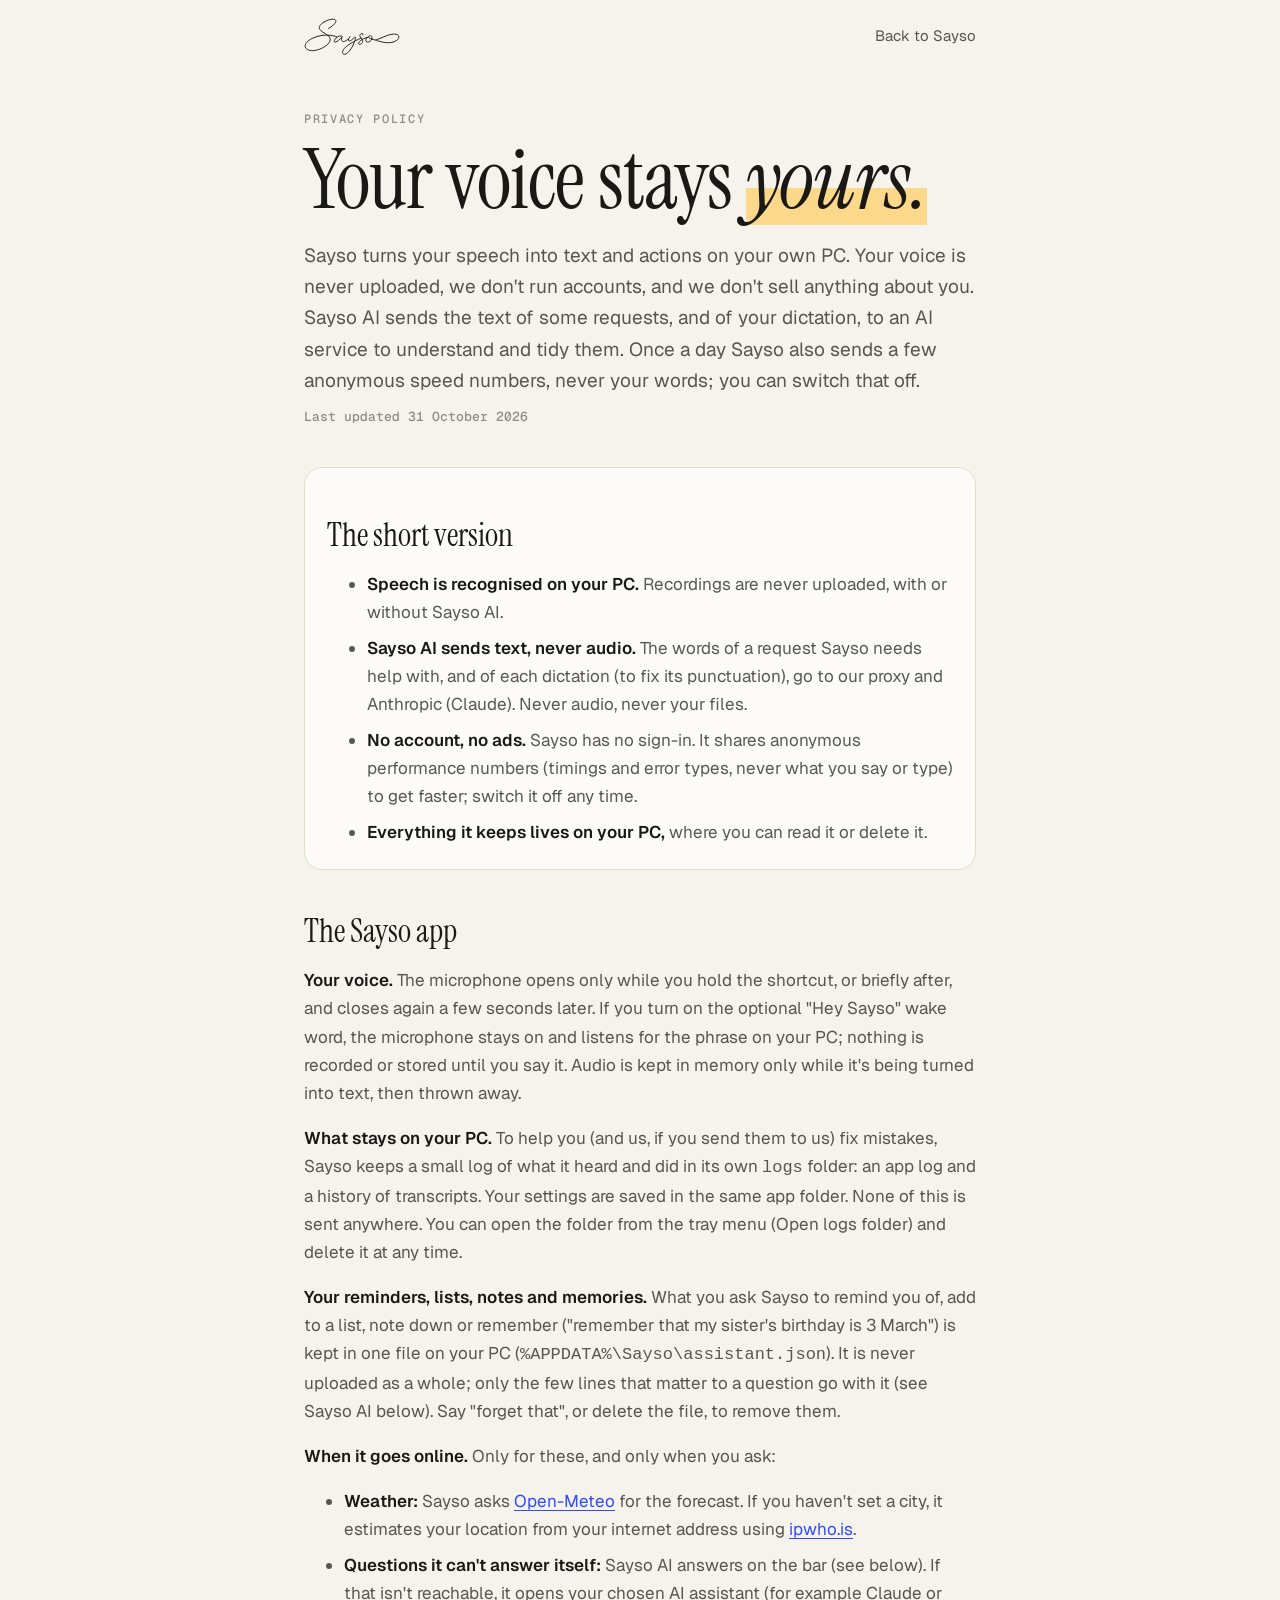
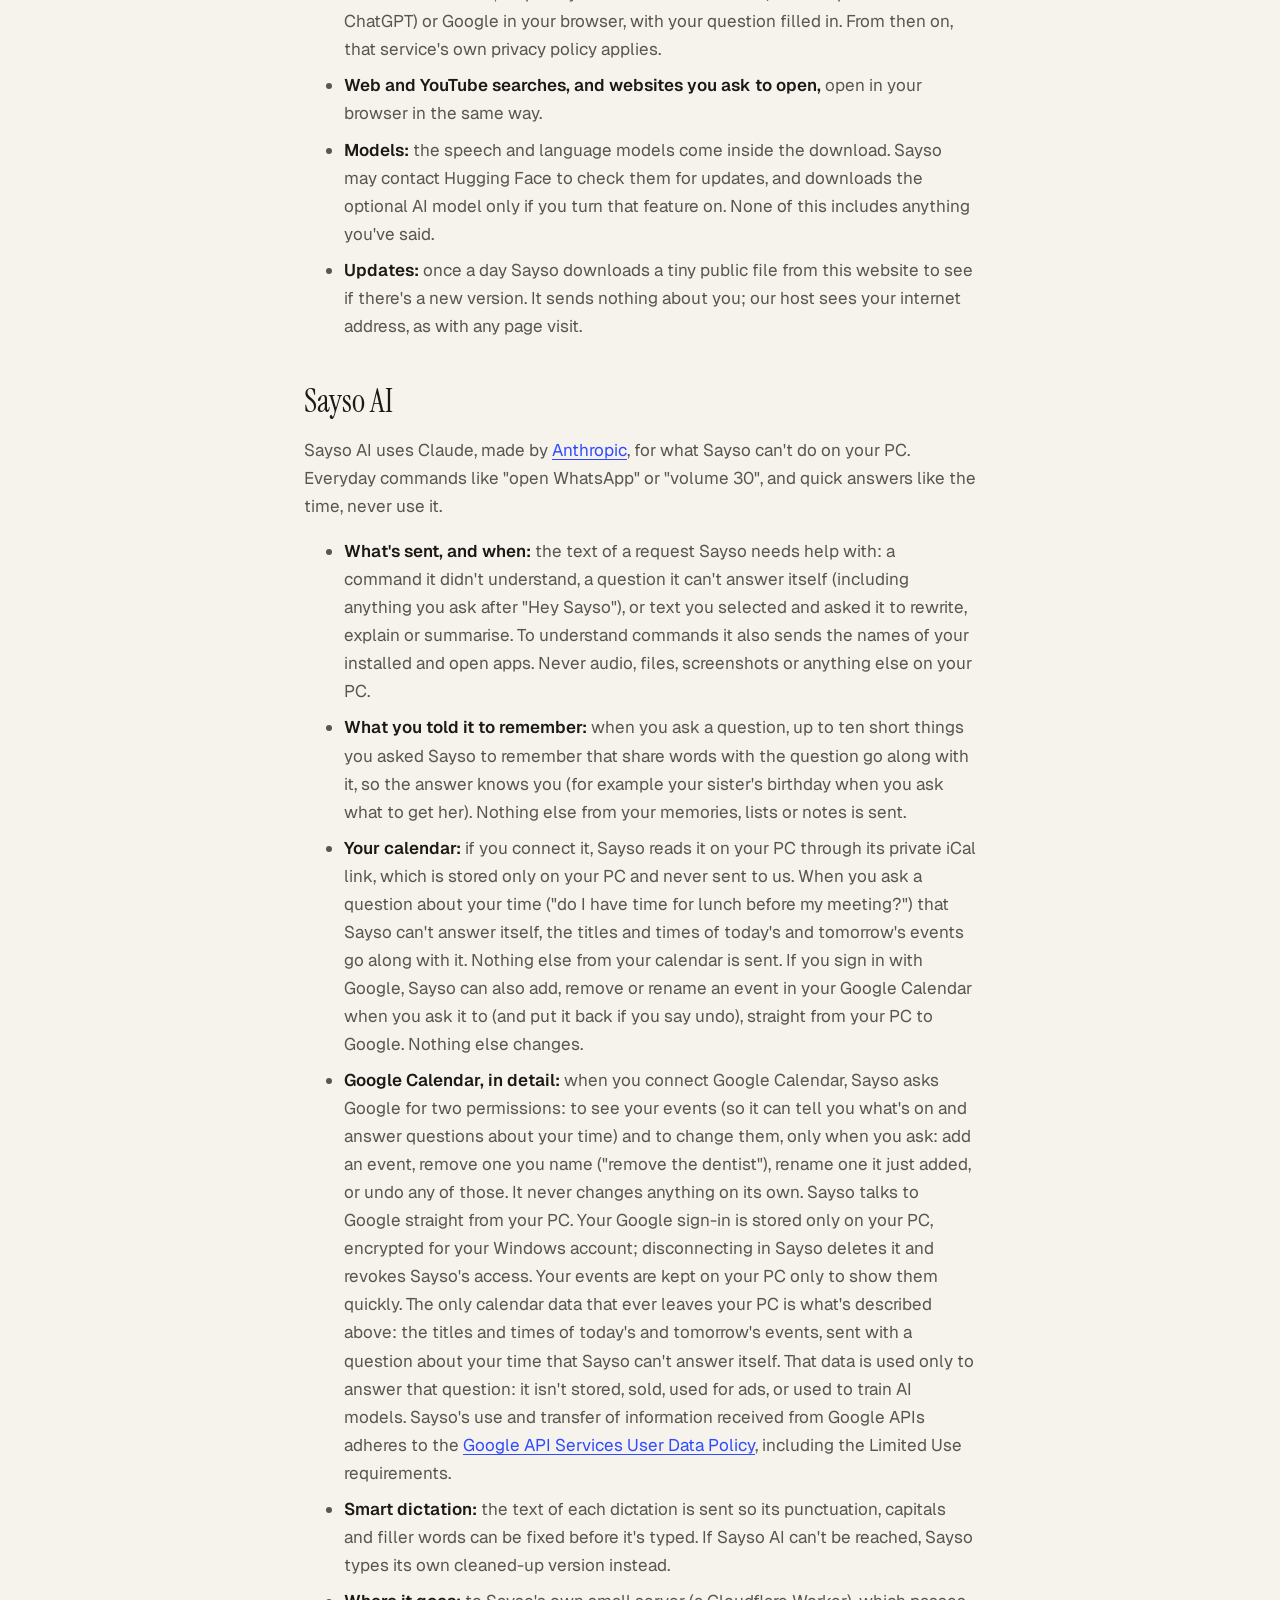
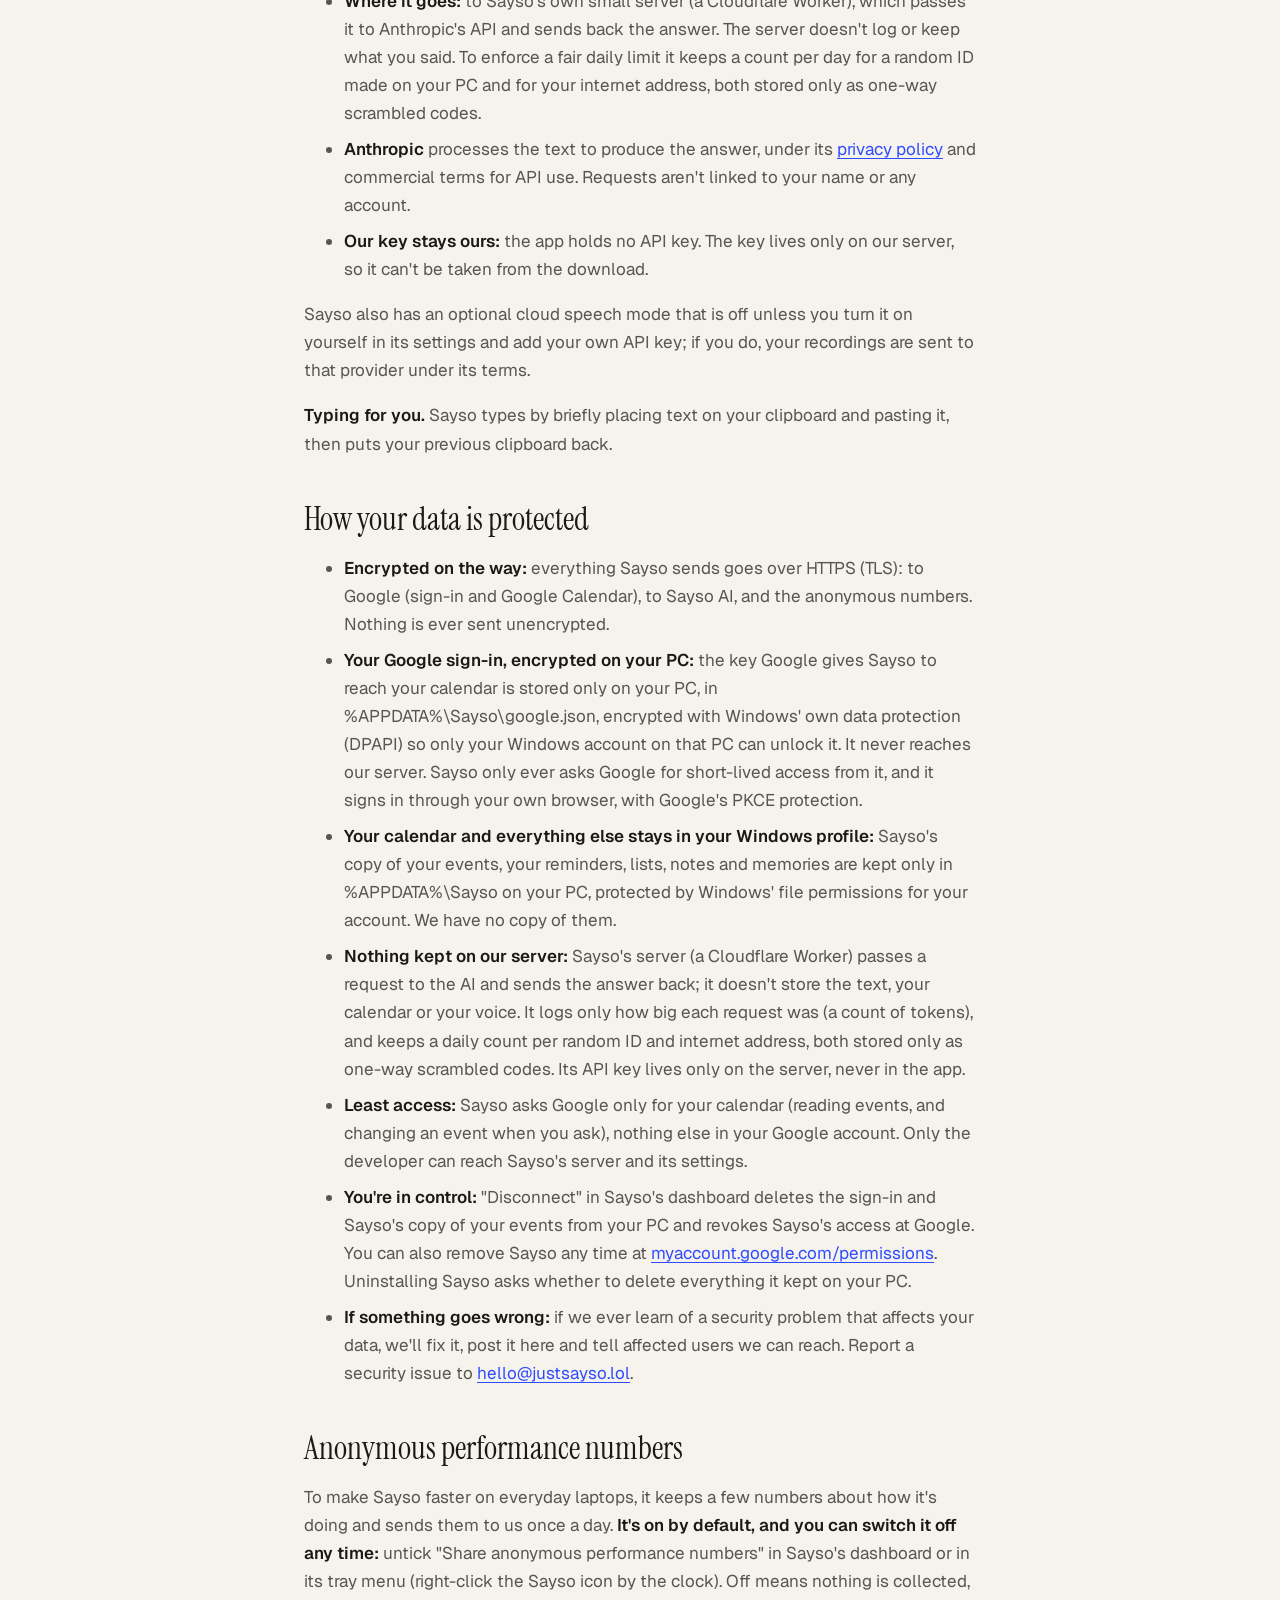
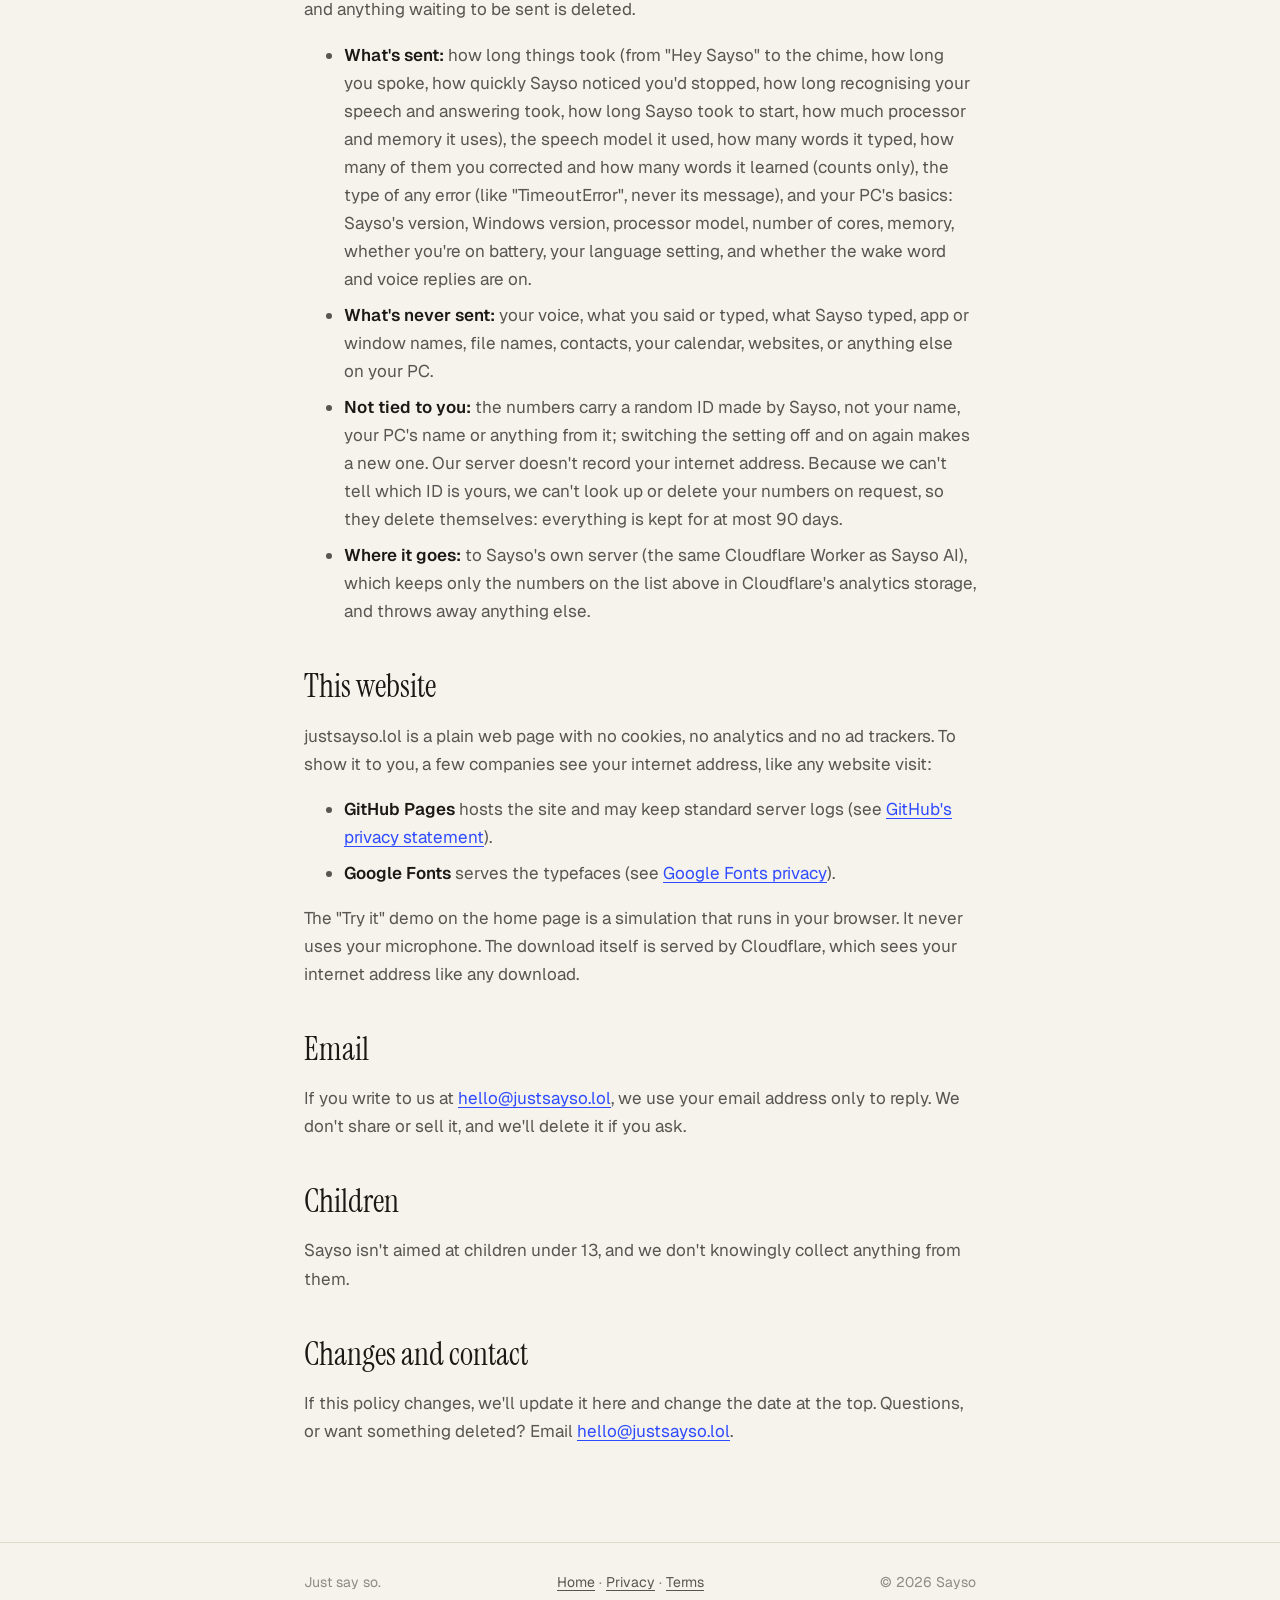
<file: privacy.html>
<!doctype html>
<html lang="en">
<head>
<meta charset="utf-8">
<meta name="viewport" content="width=device-width, initial-scale=1, viewport-fit=cover">
<link rel="icon" type="image/png" sizes="32x32" href="assets/favicon-32.png">
<link rel="apple-touch-icon" href="assets/apple-touch-icon.png">
<title>Privacy · Sayso</title>
<meta name="description" content="How Sayso and justsayso.lol handle your data: speech stays on your PC.">
<link rel="stylesheet" href="https://fonts.googleapis.com/css2?family=Instrument+Serif:ital@0;1&family=Geist:wght@400;600&family=Geist+Mono:wght@500&display=swap">
<link rel="stylesheet" href="legal.css">
</head>
<body>
<header><div class="wrap"><a class="brand" href="./" aria-label="Sayso home"><svg class="signature" viewBox="-2 -2 267.0 104.0" fill="none" stroke="currentColor" stroke-width="2.60" stroke-linecap="round" stroke-linejoin="round" aria-hidden="true"><path d="M66.2 27.2 L73.3 22.5 L80.0 17.2 L83.6 13.4 L85.7 10.3 L86.3 8.8 L86.7 6.8 L86.5 5.2 L86.0 4.2 L85.0 3.0 L83.6 2.2 L81.6 1.5 L80.0 1.3 L74.1 1.5 L68.4 2.7 L61.4 5.3 L53.8 9.1 L48.1 13.0 L44.0 17.1 L42.4 19.2 L41.3 21.6 L40.7 24.8 L41.0 27.4 L41.8 29.3 L43.0 31.1 L45.2 33.4 L48.9 36.4 L59.3 42.9 L60.6 44.5 L65.9 47.0 L70.0 53.1 L70.8 55.7 L70.9 58.9 L70.0 62.5 L67.7 66.7 L63.9 71.2 L57.7 76.2 L49.5 81.2 L41.3 84.9 L32.6 87.5 L24.2 88.8 L19.4 88.8 L13.6 88.0 L11.1 87.3 L8.6 86.3 L5.9 84.6 L4.0 82.8 L2.7 81.1 L1.6 78.7 L1.2 76.6 L1.3 73.9 L2.1 71.4 L3.5 68.5 L5.3 65.9 L9.9 61.5 L16.5 57.0 L25.6 52.6 L34.1 49.6 L42.9 47.4 L48.1 46.5 L60.3 45.5 L67.8 45.9 L73.1 46.4 L80.4 47.6 L86.0 49.3 L89.9 51.1 L91.4 50.7 L94.3 49.3 L97.8 48.1 L102.0 48.0 L103.5 48.6 L104.3 49.3 L104.1 50.8 L102.7 53.7"/><path d="M102.5 53.9 L100.0 54.9 L94.4 59.8 L89.7 63.2 L86.4 64.9 L83.7 65.1 L82.7 64.8 L82.2 64.0 L82.1 62.4 L82.5 60.8 L84.6 57.1 L89.0 52.6 L89.4 51.6"/><path d="M102.7 53.7 L102.5 58.5 L102.7 60.1 L103.3 61.5 L104.3 62.7 L105.3 63.3 L106.8 63.6 L108.9 63.5 L110.5 63.2 L112.4 62.3 L119.2 58.1 L121.2 57.4 L126.0 49.8"/><path d="M121.5 57.6 L122.0 60.8 L122.6 61.6 L124.1 62.1 L126.2 61.8 L130.2 59.3 L138.5 51.7 L139.4 51.2 L140.4 51.1 L141.0 52.0 L141.0 54.1 L139.8 60.4 L137.6 64.7 L137.1 67.3 L133.2 76.0 L129.8 82.0 L126.5 86.9 L122.1 92.2 L118.9 95.1 L114.9 97.7 L112.9 98.5 L110.9 98.8 L108.2 98.5 L106.2 96.8 L105.2 94.4 L105.4 91.2 L106.9 87.2 L108.4 85.0 L110.3 82.5 L114.1 78.7 L118.6 75.0 L122.5 72.3 L133.8 65.3 L136.8 64.2 L140.5 61.2 L142.6 60.6 L149.2 57.3 L155.7 54.7 L156.5 54.0"/><path d="M161.3 45.2 L162.1 43.2 L162.0 42.1 L161.3 41.3 L160.3 41.1 L158.2 41.2 L156.7 41.8 L155.0 43.1 L153.8 44.9 L153.3 46.9 L153.7 49.0 L156.4 53.5 L160.5 58.5 L161.1 61.1 L161.1 63.2 L160.6 65.3 L159.9 66.7 L159.0 68.0 L157.5 69.5 L156.2 70.5 L154.3 71.3 L152.2 71.5 L151.1 71.2 L150.1 70.0 L149.9 69.0 L150.1 67.4 L151.2 65.0 L152.9 63.0 L155.7 60.5 L159.3 58.3 L160.5 57.2 L167.3 54.2 L173.9 52.2 L177.6 51.4 L178.7 53.0 L180.5 54.2 L182.8 55.4 L186.3 56.6"/><path d="M186.7 56.5 L187.0 55.5 L187.1 51.8 L186.7 50.3 L185.8 49.0 L184.6 48.0 L182.5 47.3 L180.4 47.4 L178.9 47.9 L178.2 48.7 L177.5 50.1 L171.4 54.2 L170.3 57.8 L170.0 59.9 L170.3 62.0 L171.3 63.8 L172.7 64.7 L174.7 65.2 L176.8 65.1 L178.8 64.5 L181.6 62.8 L183.9 60.6 L185.2 58.9 L185.9 56.9"/><path d="M186.3 56.6 L192.4 58.5 L197.7 59.2 L199.3 60.6 L203.4 61.8 L212.7 64.2 L221.0 65.8 L227.9 66.6 L236.4 66.6 L242.7 65.8 L248.4 64.3 L253.2 62.1 L257.6 59.0 L259.4 57.1 L260.8 54.9 L261.8 51.3 L261.6 49.2 L260.9 47.2 L259.9 45.9 L258.3 44.6 L254.2 43.2 L249.5 42.7 L245.8 42.9 L240.0 43.7 L235.3 44.8 L226.8 47.7 L207.1 55.8 L199.4 58.1 L198.2 59.1"/><circle class="nib" r="2.4" cx="-20" cy="-20"/></svg></a><a class="back" href="./">Back to Sayso</a></div></header>
<main><div class="wrap">
  <p class="eyebrow">Privacy policy</p>
  <h1>Your voice stays <em>yours.</em></h1>
  <p class="summary">Sayso turns your speech into text and actions on your own PC. Your voice is never uploaded, we don't run accounts, and we don't sell anything about you. Sayso AI sends the text of some requests, and of your dictation, to an AI service to understand and tidy them. Once a day Sayso also sends a few anonymous speed numbers, never your words; you can switch that off.</p>
  <p class="updated">Last updated 31 October 2026</p>

  <div class="card">
    <h2>The short version</h2>
    <ul>
      <li><strong>Speech is recognised on your PC.</strong> Recordings are never uploaded, with or without Sayso AI.</li>
      <li><strong>Sayso AI sends text, never audio.</strong> The words of a request Sayso needs help with, and of each dictation (to fix its punctuation), go to our proxy and Anthropic (Claude). Never audio, never your files.</li>
      <li><strong>No account, no ads.</strong> Sayso has no sign-in. It shares anonymous performance numbers (timings and error types, never what you say or type) to get faster; switch it off any time.</li>
      <li><strong>Everything it keeps lives on your PC,</strong> where you can read it or delete it.</li>
    </ul>
  </div>

  <h2>The Sayso app</h2>
  <p><strong>Your voice.</strong> The microphone opens only while you hold the shortcut, or briefly after, and closes again a few seconds later. If you turn on the optional "Hey Sayso" wake word, the microphone stays on and listens for the phrase on your PC; nothing is recorded or stored until you say it. Audio is kept in memory only while it's being turned into text, then thrown away.</p>
  <p><strong>What stays on your PC.</strong> To help you (and us, if you send them to us) fix mistakes, Sayso keeps a small log of what it heard and did in its own <code>logs</code> folder: an app log and a history of transcripts. Your settings are saved in the same app folder. None of this is sent anywhere. You can open the folder from the tray menu (Open logs folder) and delete it at any time.</p>
  <p><strong>Your reminders, lists, notes and memories.</strong> What you ask Sayso to remind you of, add to a list, note down or remember ("remember that my sister's birthday is 3 March") is kept in one file on your PC (<code>%APPDATA%\Sayso\assistant.json</code>). It is never uploaded as a whole; only the few lines that matter to a question go with it (see Sayso AI below). Say "forget that", or delete the file, to remove them.</p>
  <p><strong>When it goes online.</strong> Only for these, and only when you ask:</p>
  <ul>
    <li><strong>Weather:</strong> Sayso asks <a href="https://open-meteo.com/" rel="noopener">Open-Meteo</a> for the forecast. If you haven't set a city, it estimates your location from your internet address using <a href="https://ipwho.is/" rel="noopener">ipwho.is</a>.</li>
    <li><strong>Questions it can't answer itself:</strong> Sayso AI answers on the bar (see below). If that isn't reachable, it opens your chosen AI assistant (for example Claude or ChatGPT) or Google in your browser, with your question filled in. From then on, that service's own privacy policy applies.</li>
    <li><strong>Web and YouTube searches, and websites you ask to open,</strong> open in your browser in the same way.</li>
    <li><strong>Models:</strong> the speech and language models come inside the download. Sayso may contact Hugging Face to check them for updates, and downloads the optional AI model only if you turn that feature on. None of this includes anything you've said.</li>
    <li><strong>Updates:</strong> once a day Sayso downloads a tiny public file from this website to see if there's a new version. It sends nothing about you; our host sees your internet address, as with any page visit.</li>
  </ul>

  <h2>Sayso AI</h2>
  <p>Sayso AI uses Claude, made by <a href="https://www.anthropic.com/" rel="noopener">Anthropic</a>, for what Sayso can't do on your PC. Everyday commands like "open WhatsApp" or "volume 30", and quick answers like the time, never use it.</p>
  <ul>
    <li><strong>What's sent, and when:</strong> the text of a request Sayso needs help with: a command it didn't understand, a question it can't answer itself (including anything you ask after "Hey Sayso"), or text you selected and asked it to rewrite, explain or summarise. To understand commands it also sends the names of your installed and open apps. Never audio, files, screenshots or anything else on your PC.</li>
    <li><strong>What you told it to remember:</strong> when you ask a question, up to ten short things you asked Sayso to remember that share words with the question go along with it, so the answer knows you (for example your sister's birthday when you ask what to get her). Nothing else from your memories, lists or notes is sent.</li>
    <li><strong>Your calendar:</strong> if you connect it, Sayso reads it on your PC through its private iCal link, which
    is stored only on your PC and never sent to us. When you ask a question about your time ("do I have time for lunch
    before my meeting?") that Sayso can't answer itself, the titles and times of today's and tomorrow's events go along
    with it. Nothing else from your calendar is sent.
    If you sign in with Google, Sayso can also add, remove or rename an event in your Google Calendar when you ask it
    to (and put it back if you say undo), straight from your PC to Google. Nothing else changes.</li>
    <li><strong>Google Calendar, in detail:</strong> when you connect Google Calendar, Sayso asks Google for two
    permissions: to see your events (so it can tell you what's on and answer questions about your time) and to change
    them, only when you ask: add an event, remove one you name ("remove the dentist"), rename one it just added, or undo
    any of those. It never changes anything on its own. Sayso talks to Google straight from
    your PC. Your Google sign-in is stored only on your PC, encrypted for your Windows account; disconnecting in Sayso
    deletes it and revokes Sayso's access. Your events are kept on your PC only to show them quickly. The only calendar
    data that ever leaves your PC is what's described above: the titles and times of today's and tomorrow's events,
    sent with a question about your time that Sayso can't answer itself. That data is used only to answer that
    question: it isn't stored, sold, used for ads, or used to train AI models. Sayso's use and transfer of information
    received from Google APIs adheres to the
    <a href="https://developers.google.com/terms/api-services-user-data-policy" rel="noopener">Google API Services
    User Data Policy</a>, including the Limited Use requirements.</li>
    <li><strong>Smart dictation:</strong> the text of each dictation is sent so its punctuation, capitals and filler words can be fixed before it's typed. If Sayso AI can't be reached, Sayso types its own cleaned-up version instead.</li>
    <li><strong>Where it goes:</strong> to Sayso's own small server (a Cloudflare Worker), which passes it to Anthropic's API and sends back the answer. The server doesn't log or keep what you said. To enforce a fair daily limit it keeps a count per day for a random ID made on your PC and for your internet address, both stored only as one-way scrambled codes.</li>
    <li><strong>Anthropic</strong> processes the text to produce the answer, under its <a href="https://www.anthropic.com/legal/privacy" rel="noopener">privacy policy</a> and commercial terms for API use. Requests aren't linked to your name or any account.</li>
    <li><strong>Our key stays ours:</strong> the app holds no API key. The key lives only on our server, so it can't be taken from the download.</li>
  </ul>
  <p>Sayso also has an optional cloud speech mode that is off unless you turn it on yourself in its settings and add your own API key; if you do, your recordings are sent to that provider under its terms.</p>
  <p><strong>Typing for you.</strong> Sayso types by briefly placing text on your clipboard and pasting it, then puts your previous clipboard back.</p>

  <h2>How your data is protected</h2>
  <ul>
    <li><strong>Encrypted on the way:</strong> everything Sayso sends goes over HTTPS (TLS): to Google (sign-in and
    Google Calendar), to Sayso AI, and the anonymous numbers. Nothing is ever sent unencrypted.</li>
    <li><strong>Your Google sign-in, encrypted on your PC:</strong> the key Google gives Sayso to reach your calendar is
    stored only on your PC, in %APPDATA%\Sayso\google.json, encrypted with Windows' own data protection (DPAPI) so
    only your Windows account on that PC can unlock it. It never reaches our server. Sayso only ever asks Google for
    short-lived access from it, and it signs in through your own browser, with Google's PKCE protection.</li>
    <li><strong>Your calendar and everything else stays in your Windows profile:</strong> Sayso's copy of your events,
    your reminders, lists, notes and memories are kept only in %APPDATA%\Sayso on your PC, protected by Windows'
    file permissions for your account. We have no copy of them.</li>
    <li><strong>Nothing kept on our server:</strong> Sayso's server (a Cloudflare Worker) passes a request to the AI
    and sends the answer back; it doesn't store the text, your calendar or your voice. It logs only how big each
    request was (a count of tokens), and keeps a daily count per random ID and internet address, both stored
    only as one-way scrambled codes. Its API key lives only on the server, never in the app.</li>
    <li><strong>Least access:</strong> Sayso asks Google only for your calendar (reading events, and changing an event
    when you ask), nothing else in your Google account. Only the developer can reach Sayso's server and its
    settings.</li>
    <li><strong>You're in control:</strong> "Disconnect" in Sayso's dashboard deletes the sign-in and Sayso's copy of
    your events from your PC and revokes Sayso's access at Google. You can also remove Sayso any time at
    <a href="https://myaccount.google.com/permissions" rel="noopener">myaccount.google.com/permissions</a>.
    Uninstalling Sayso asks whether to delete everything it kept on your PC.</li>
    <li><strong>If something goes wrong:</strong> if we ever learn of a security problem that affects your data, we'll
    fix it, post it here and tell affected users we can reach. Report a security issue to
    <a href="mailto:hello@justsayso.lol">hello@justsayso.lol</a>.</li>
  </ul>

  <h2>Anonymous performance numbers</h2>
  <p>To make Sayso faster on everyday laptops, it keeps a few numbers about how it's doing and sends them to us once a day. <strong>It's on by default, and you can switch it off any time:</strong> untick "Share anonymous performance numbers" in Sayso's dashboard or in its tray menu (right-click the Sayso icon by the clock). Off means nothing is collected, and anything waiting to be sent is deleted.</p>
  <ul>
    <li><strong>What's sent:</strong> how long things took (from "Hey Sayso" to the chime, how long you spoke, how quickly Sayso noticed you'd stopped, how long recognising your speech and answering took, how long Sayso took to start, how much processor and memory it uses), the speech model it used, how many words it typed, how many of them you corrected and how many words it learned (counts only), the type of any error (like "TimeoutError", never its message), and your PC's basics: Sayso's version, Windows version, processor model, number of cores, memory, whether you're on battery, your language setting, and whether the wake word and voice replies are on.</li>
    <li><strong>What's never sent:</strong> your voice, what you said or typed, what Sayso typed, app or window names, file names, contacts, your calendar, websites, or anything else on your PC.</li>
    <li><strong>Not tied to you:</strong> the numbers carry a random ID made by Sayso, not your name, your PC's name or anything from it; switching the setting off and on again makes a new one. Our server doesn't record your internet address. Because we can't tell which ID is yours, we can't look up or delete your numbers on request, so they delete themselves: everything is kept for at most 90 days.</li>
    <li><strong>Where it goes:</strong> to Sayso's own server (the same Cloudflare Worker as Sayso AI), which keeps only the numbers on the list above in Cloudflare's analytics storage, and throws away anything else.</li>
  </ul>

  <h2>This website</h2>
  <p>justsayso.lol is a plain web page with no cookies, no analytics and no ad trackers. To show it to you, a few companies see your internet address, like any website visit:</p>
  <ul>
    <li><strong>GitHub Pages</strong> hosts the site and may keep standard server logs (see <a href="https://docs.github.com/en/site-policy/privacy-policies/github-general-privacy-statement" rel="noopener">GitHub's privacy statement</a>).</li>
    <li><strong>Google Fonts</strong> serves the typefaces (see <a href="https://developers.google.com/fonts/faq/privacy" rel="noopener">Google Fonts privacy</a>).</li>
  </ul>
  <p>The "Try it" demo on the home page is a simulation that runs in your browser. It never uses your microphone. The download itself is served by Cloudflare, which sees your internet address like any download.</p>

  <h2>Email</h2>
  <p>If you write to us at <a href="mailto:hello@justsayso.lol">hello@justsayso.lol</a>, we use your email address only to reply. We don't share or sell it, and we'll delete it if you ask.</p>

  <h2>Children</h2>
  <p>Sayso isn't aimed at children under 13, and we don't knowingly collect anything from them.</p>

  <h2>Changes and contact</h2>
  <p>If this policy changes, we'll update it here and change the date at the top. Questions, or want something deleted? Email <a href="mailto:hello@justsayso.lol">hello@justsayso.lol</a>.</p>
</div></main>
<footer><div class="wrap"><span>Just say so.</span><span><a href="./">Home</a> · <a href="privacy.html">Privacy</a> · <a href="terms.html">Terms</a></span><span>© 2026 Sayso</span></div></footer>
</body>
</html>
</file>
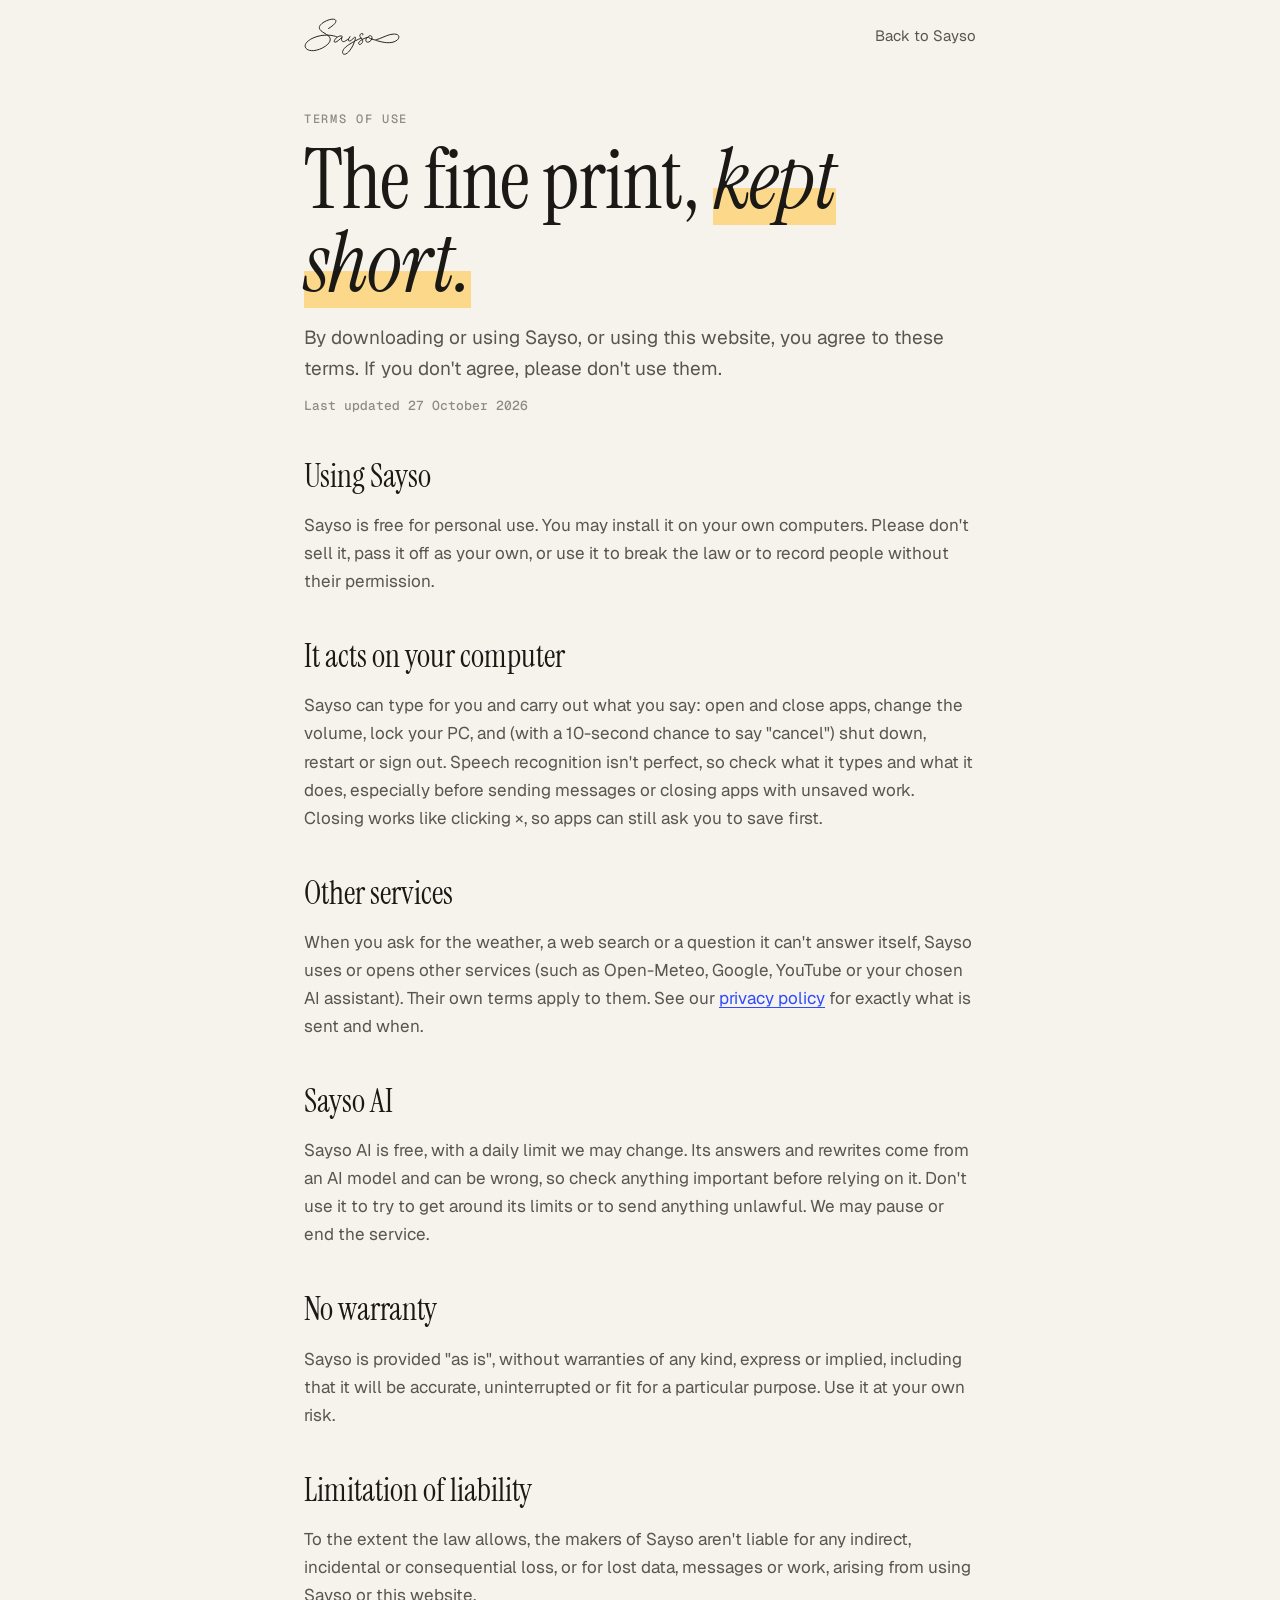
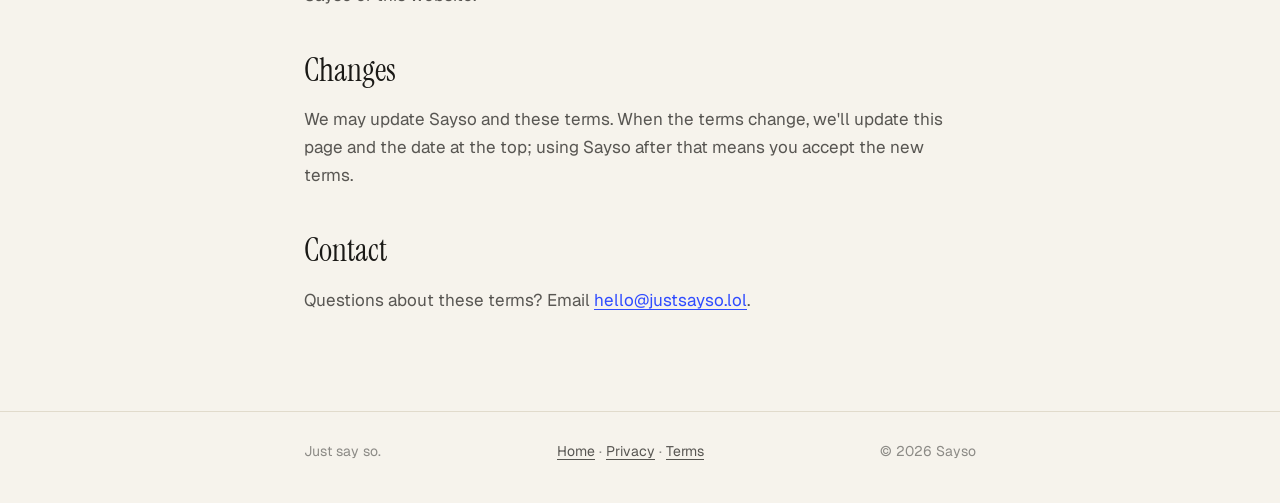
<file: terms.html>
<!doctype html>
<html lang="en">
<head>
<meta charset="utf-8">
<meta name="viewport" content="width=device-width, initial-scale=1, viewport-fit=cover">
<link rel="icon" type="image/png" sizes="32x32" href="assets/favicon-32.png">
<link rel="apple-touch-icon" href="assets/apple-touch-icon.png">
<title>Terms · Sayso</title>
<meta name="description" content="The terms for using Sayso and justsayso.lol.">
<link rel="stylesheet" href="https://fonts.googleapis.com/css2?family=Instrument+Serif:ital@0;1&family=Geist:wght@400;600&family=Geist+Mono:wght@500&display=swap">
<link rel="stylesheet" href="legal.css">
</head>
<body>
<header><div class="wrap"><a class="brand" href="./" aria-label="Sayso home"><svg class="signature" viewBox="-2 -2 267.0 104.0" fill="none" stroke="currentColor" stroke-width="2.60" stroke-linecap="round" stroke-linejoin="round" aria-hidden="true"><path d="M66.2 27.2 L73.3 22.5 L80.0 17.2 L83.6 13.4 L85.7 10.3 L86.3 8.8 L86.7 6.8 L86.5 5.2 L86.0 4.2 L85.0 3.0 L83.6 2.2 L81.6 1.5 L80.0 1.3 L74.1 1.5 L68.4 2.7 L61.4 5.3 L53.8 9.1 L48.1 13.0 L44.0 17.1 L42.4 19.2 L41.3 21.6 L40.7 24.8 L41.0 27.4 L41.8 29.3 L43.0 31.1 L45.2 33.4 L48.9 36.4 L59.3 42.9 L60.6 44.5 L65.9 47.0 L70.0 53.1 L70.8 55.7 L70.9 58.9 L70.0 62.5 L67.7 66.7 L63.9 71.2 L57.7 76.2 L49.5 81.2 L41.3 84.9 L32.6 87.5 L24.2 88.8 L19.4 88.8 L13.6 88.0 L11.1 87.3 L8.6 86.3 L5.9 84.6 L4.0 82.8 L2.7 81.1 L1.6 78.7 L1.2 76.6 L1.3 73.9 L2.1 71.4 L3.5 68.5 L5.3 65.9 L9.9 61.5 L16.5 57.0 L25.6 52.6 L34.1 49.6 L42.9 47.4 L48.1 46.5 L60.3 45.5 L67.8 45.9 L73.1 46.4 L80.4 47.6 L86.0 49.3 L89.9 51.1 L91.4 50.7 L94.3 49.3 L97.8 48.1 L102.0 48.0 L103.5 48.6 L104.3 49.3 L104.1 50.8 L102.7 53.7"/><path d="M102.5 53.9 L100.0 54.9 L94.4 59.8 L89.7 63.2 L86.4 64.9 L83.7 65.1 L82.7 64.8 L82.2 64.0 L82.1 62.4 L82.5 60.8 L84.6 57.1 L89.0 52.6 L89.4 51.6"/><path d="M102.7 53.7 L102.5 58.5 L102.7 60.1 L103.3 61.5 L104.3 62.7 L105.3 63.3 L106.8 63.6 L108.9 63.5 L110.5 63.2 L112.4 62.3 L119.2 58.1 L121.2 57.4 L126.0 49.8"/><path d="M121.5 57.6 L122.0 60.8 L122.6 61.6 L124.1 62.1 L126.2 61.8 L130.2 59.3 L138.5 51.7 L139.4 51.2 L140.4 51.1 L141.0 52.0 L141.0 54.1 L139.8 60.4 L137.6 64.7 L137.1 67.3 L133.2 76.0 L129.8 82.0 L126.5 86.9 L122.1 92.2 L118.9 95.1 L114.9 97.7 L112.9 98.5 L110.9 98.8 L108.2 98.5 L106.2 96.8 L105.2 94.4 L105.4 91.2 L106.9 87.2 L108.4 85.0 L110.3 82.5 L114.1 78.7 L118.6 75.0 L122.5 72.3 L133.8 65.3 L136.8 64.2 L140.5 61.2 L142.6 60.6 L149.2 57.3 L155.7 54.7 L156.5 54.0"/><path d="M161.3 45.2 L162.1 43.2 L162.0 42.1 L161.3 41.3 L160.3 41.1 L158.2 41.2 L156.7 41.8 L155.0 43.1 L153.8 44.9 L153.3 46.9 L153.7 49.0 L156.4 53.5 L160.5 58.5 L161.1 61.1 L161.1 63.2 L160.6 65.3 L159.9 66.7 L159.0 68.0 L157.5 69.5 L156.2 70.5 L154.3 71.3 L152.2 71.5 L151.1 71.2 L150.1 70.0 L149.9 69.0 L150.1 67.4 L151.2 65.0 L152.9 63.0 L155.7 60.5 L159.3 58.3 L160.5 57.2 L167.3 54.2 L173.9 52.2 L177.6 51.4 L178.7 53.0 L180.5 54.2 L182.8 55.4 L186.3 56.6"/><path d="M186.7 56.5 L187.0 55.5 L187.1 51.8 L186.7 50.3 L185.8 49.0 L184.6 48.0 L182.5 47.3 L180.4 47.4 L178.9 47.9 L178.2 48.7 L177.5 50.1 L171.4 54.2 L170.3 57.8 L170.0 59.9 L170.3 62.0 L171.3 63.8 L172.7 64.7 L174.7 65.2 L176.8 65.1 L178.8 64.5 L181.6 62.8 L183.9 60.6 L185.2 58.9 L185.9 56.9"/><path d="M186.3 56.6 L192.4 58.5 L197.7 59.2 L199.3 60.6 L203.4 61.8 L212.7 64.2 L221.0 65.8 L227.9 66.6 L236.4 66.6 L242.7 65.8 L248.4 64.3 L253.2 62.1 L257.6 59.0 L259.4 57.1 L260.8 54.9 L261.8 51.3 L261.6 49.2 L260.9 47.2 L259.9 45.9 L258.3 44.6 L254.2 43.2 L249.5 42.7 L245.8 42.9 L240.0 43.7 L235.3 44.8 L226.8 47.7 L207.1 55.8 L199.4 58.1 L198.2 59.1"/><circle class="nib" r="2.4" cx="-20" cy="-20"/></svg></a><a class="back" href="./">Back to Sayso</a></div></header>
<main><div class="wrap">
  <p class="eyebrow">Terms of use</p>
  <h1>The fine print, <em>kept short.</em></h1>
  <p class="summary">By downloading or using Sayso, or using this website, you agree to these terms. If you don't agree, please don't use them.</p>
  <p class="updated">Last updated 27 October 2026</p>

  <h2>Using Sayso</h2>
  <p>Sayso is free for personal use. You may install it on your own computers. Please don't sell it, pass it off as your own, or use it to break the law or to record people without their permission.</p>

  <h2>It acts on your computer</h2>
  <p>Sayso can type for you and carry out what you say: open and close apps, change the volume, lock your PC, and (with a 10-second chance to say "cancel") shut down, restart or sign out. Speech recognition isn't perfect, so check what it types and what it does, especially before sending messages or closing apps with unsaved work. Closing works like clicking ×, so apps can still ask you to save first.</p>

  <h2>Other services</h2>
  <p>When you ask for the weather, a web search or a question it can't answer itself, Sayso uses or opens other services (such as Open-Meteo, Google, YouTube or your chosen AI assistant). Their own terms apply to them. See our <a href="privacy.html">privacy policy</a> for exactly what is sent and when.</p>

  <h2>Sayso AI</h2>
  <p>Sayso AI is free, with a daily limit we may change. Its answers and rewrites come from an AI model and can be wrong, so check anything important before relying on it. Don't use it to try to get around its limits or to send anything unlawful. We may pause or end the service.</p>

  <h2>No warranty</h2>
  <p>Sayso is provided "as is", without warranties of any kind, express or implied, including that it will be accurate, uninterrupted or fit for a particular purpose. Use it at your own risk.</p>

  <h2>Limitation of liability</h2>
  <p>To the extent the law allows, the makers of Sayso aren't liable for any indirect, incidental or consequential loss, or for lost data, messages or work, arising from using Sayso or this website.</p>

  <h2>Changes</h2>
  <p>We may update Sayso and these terms. When the terms change, we'll update this page and the date at the top; using Sayso after that means you accept the new terms.</p>

  <h2>Contact</h2>
  <p>Questions about these terms? Email <a href="mailto:hello@justsayso.lol">hello@justsayso.lol</a>.</p>
</div></main>
<footer><div class="wrap"><span>Just say so.</span><span><a href="./">Home</a> · <a href="privacy.html">Privacy</a> · <a href="terms.html">Terms</a></span><span>© 2026 Sayso</span></div></footer>
</body>
</html>
</file>
<file: legal.css>
/* Shared by the Privacy and Terms pages: the site's paper, ink and type, set for long reading. */
:root {
  --paper: #F6F3EC; --ink: #1A1916; --ink-2: rgba(26, 25, 22, .72); --ink-3: rgba(26, 25, 22, .48);
  --line: #E1DBCC; --marigold: #FFC23A; --hl: rgba(255, 194, 58, .55); --cobalt: #2F4BFF;
  --display: "Instrument Serif", "Sitka Display", Georgia, serif;
  --body: "Geist", "Segoe UI Variable Text", "Segoe UI", system-ui, sans-serif;
  --mono: "Geist Mono", ui-monospace, Consolas, monospace;
  color-scheme: light;
}
* { box-sizing: border-box; }
body { margin: 0; background: var(--paper); color: var(--ink); font: 400 17px/1.65 var(--body); -webkit-font-smoothing: antialiased; }
::selection { background: var(--marigold); }
a { color: var(--cobalt); text-underline-offset: 3px; }
.wrap { max-width: 720px; margin-inline: auto; padding-left: max(24px, env(safe-area-inset-left, 0px)); padding-right: max(24px, env(safe-area-inset-right, 0px)); }
header .wrap { display: flex; align-items: center; justify-content: space-between; padding-block: 18px; }
.brand { width: 96px; color: var(--ink); display: block; }
.brand svg { display: block; width: 100%; height: auto; overflow: visible; }
.brand .nib { display: none; }
.back { font-size: 15px; color: var(--ink-2); text-decoration: none; }
.back:hover { color: var(--ink); }
main .wrap { padding-block: 40px 80px; }
.eyebrow { font: 500 12px/1 var(--mono); letter-spacing: .14em; text-transform: uppercase; color: var(--ink-3); margin: 0 0 14px; }
h1 { font: 400 clamp(48px, 9vw, 84px)/.98 var(--display); margin: 0 0 18px; letter-spacing: -.01em; }
h1 em { background: linear-gradient(transparent 58%, var(--hl) 58%, var(--hl) 92%, transparent 92%); }
.summary { font-size: 19px; color: var(--ink-2); margin: 0 0 12px; text-wrap: pretty; }
.updated { font: 500 13px/1.4 var(--mono); color: var(--ink-3); margin: 0 0 40px; }
h2 { font: 400 32px/1.1 var(--display); margin: 44px 0 12px; }
p, li { color: var(--ink-2); max-width: 65ch; }
li { margin-bottom: 8px; }
strong { color: var(--ink); font-weight: 600; }
.card { border: 1px solid var(--line); background: #FCFBF7; border-radius: 18px; padding: 6px 22px; margin: 24px 0; }
footer { border-top: 1px solid var(--line); }
footer .wrap { display: flex; flex-wrap: wrap; gap: 10px 24px; justify-content: space-between; padding-block: 28px 40px; font-size: 14px; color: var(--ink-3); }
footer a { color: var(--ink-2); }
:focus-visible { outline: 2px solid var(--ink); outline-offset: 3px; border-radius: 6px; }
</file>
